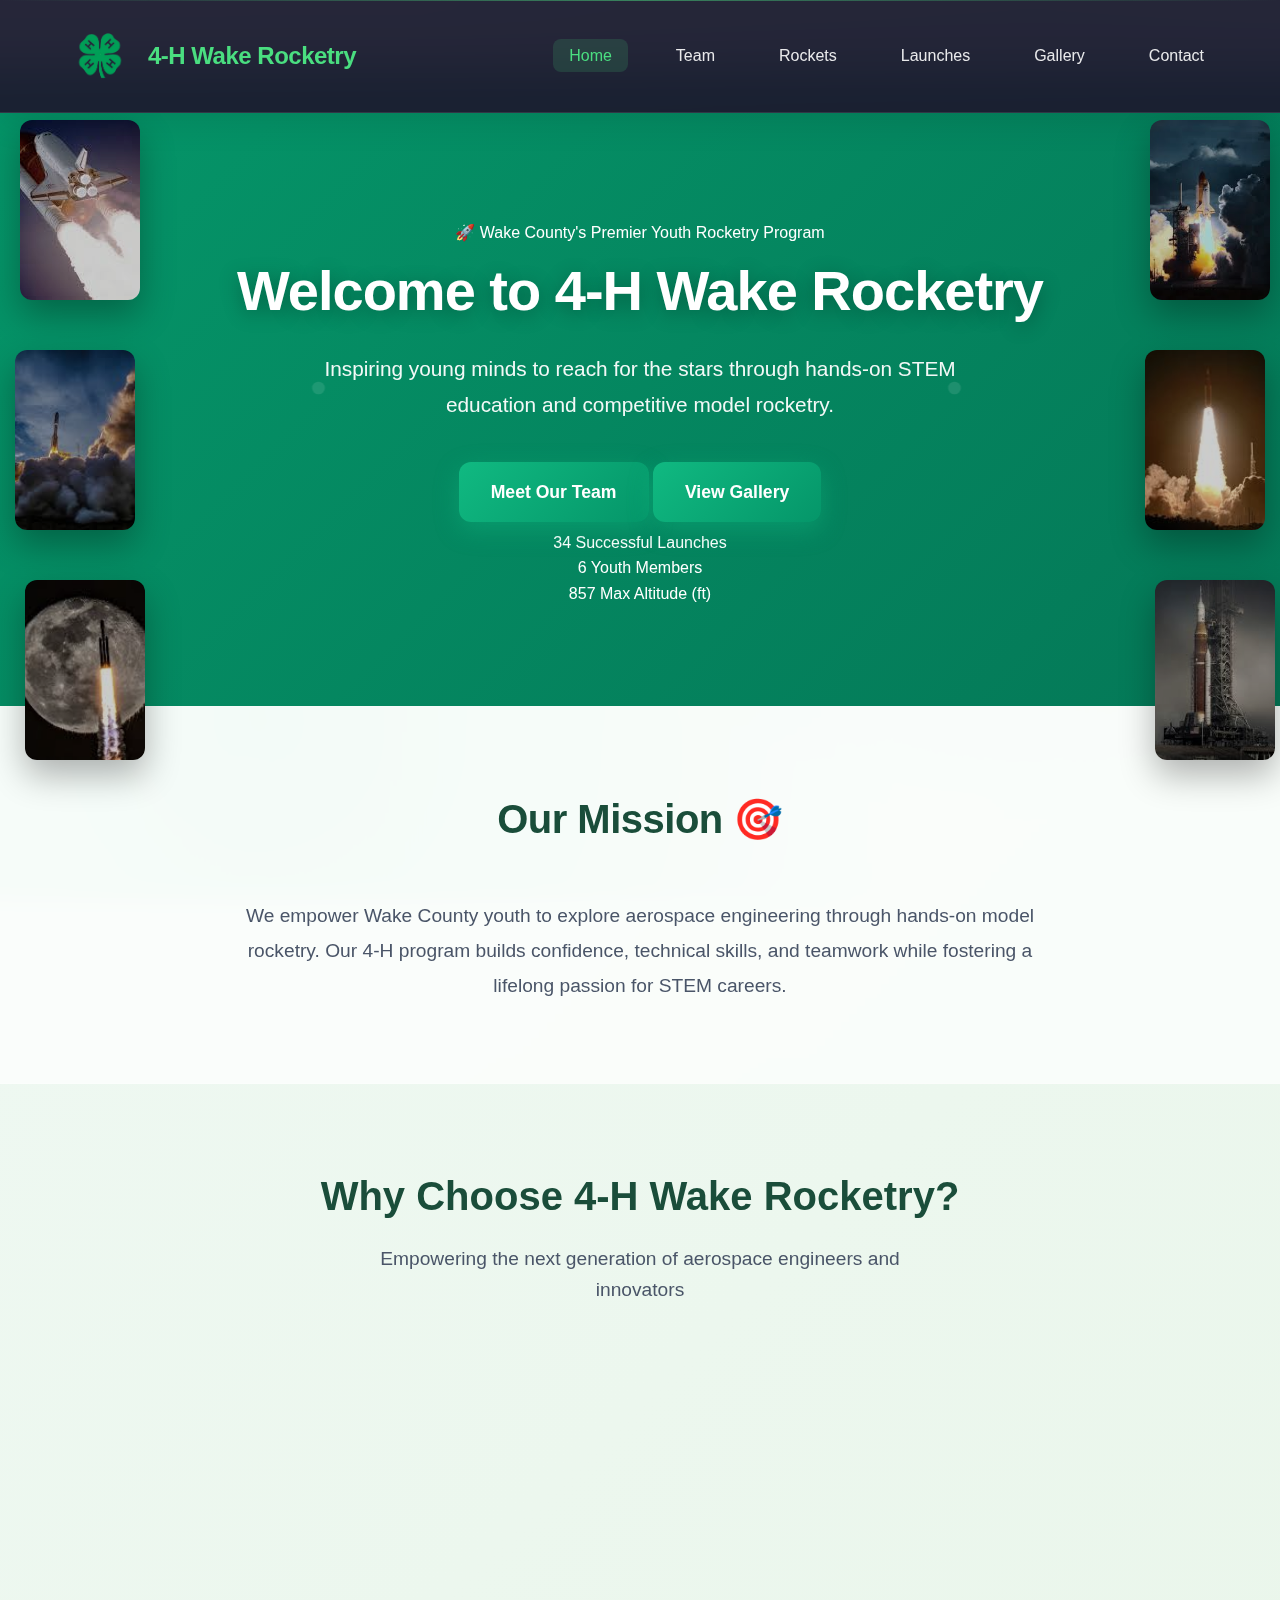
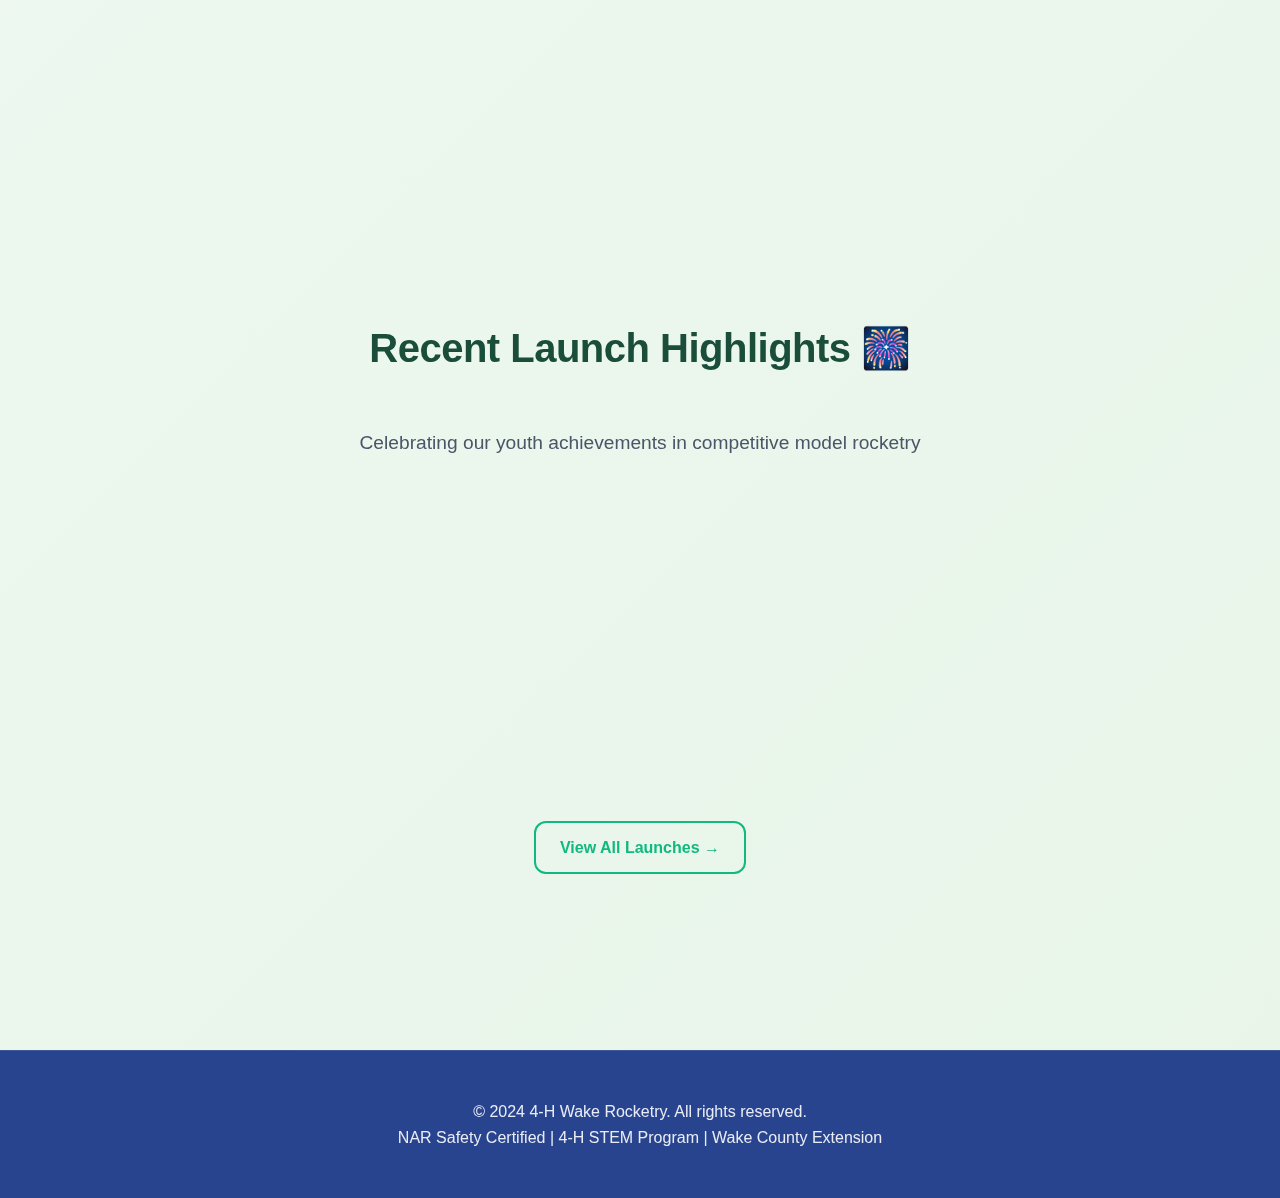
<file: index.html>
<!-- Master Code: 04739 -->

<!DOCTYPE html>
<html lang="en">
<head>
    <meta charset="UTF-8">
    <meta name="viewport" content="width=device-width, initial-scale=1.0">
    <title>4-H Wake Rocketry - Youth Model Rocketry Program</title>
    <link rel="stylesheet" href="CSS/styles.css">
</head>
<body>
    <div class="side-rockets left">
        <img src="Photos/rocket photos/images.jpg" alt="Rocket" class="rocket-photo">
        <img src="Photos/rocket photos/images (2).jpg" alt="Rocket" class="rocket-photo">
        <img src="Photos/rocket photos/images (5).jpg" alt="Rocket" class="rocket-photo">
    </div>
    <div class="side-rockets right">
        <img src="Photos/rocket photos/images (1).jpg" alt="Rocket" class="rocket-photo">
        <img src="Photos/rocket photos/images (3).jpg" alt="Rocket" class="rocket-photo">
        <img src="Photos/rocket photos/images (6).jpg" alt="Rocket" class="rocket-photo">
    </div>
    <nav class="navbar">
        <div class="nav-container">
            <div class="nav-logo">
                <img src="4h logo.png" alt="4-H Logo">
                4-H Wake Rocketry
            </div>
            <ul class="nav-menu">
                <li><a href="index.html" class="nav-link active">Home</a></li>
                <li><a href="Pages/team.html" class="nav-link">Team</a></li>
                <li><a href="Pages/rockets.html" class="nav-link">Rockets</a></li>
                <li><a href="Pages/launches.html" class="nav-link">Launches</a></li>
                <li><a href="Pages/gallery.html" class="nav-link">Gallery</a></li>
                <li><a href="Pages/contact.html" class="nav-link">Contact</a></li>
            </ul>
            <div class="hamburger">
                <span></span>
                <span></span>
                <span></span>
            </div>
        </div>
    </nav>

    <header class="hero">
        <div class="hero-particles"></div>  
        <div class="hero-content">
            <div class="hero-badge">🚀 Wake County's Premier Youth Rocketry Program</div>
            <h1>Welcome to <span class="higwhlight-text">4-H Wake Rocketry</span></h1>
            <p>Inspiring young minds to reach for the stars through hands-on STEM education and competitive model rocketry.</p>
            <div class="hero-buttons">
                <a href="Pages/team.html" class="cta-button primary">Meet Our Team</a>
                <a href="Pages/gallery.html" class="cta-button secondary">View Gallery</a>
            </div>
            <div class="hero-stats">
                <div class="stat-item">
                    <span class="stat-number">34</span>
                    <span class="stat-label">Successful Launches</span>
                </div>
                <div class="stat-item">
                    <span class="stat-number">6</span>
                    <span class="stat-label">Youth Members</span>
                </div>
                <div class="stat-item">
                    <span class="stat-number">857</span>
                    <span class="stat-label">Max Altitude (ft)</span>
                </div>
            </div>
        </div>
    </header>

    <main>
        <section class="mission">
            <div class="container">
                <h2>Our Mission 🎯</h2>
                <p>We empower Wake County youth to explore aerospace engineering through hands-on model rocketry. Our 4-H program builds confidence, technical skills, and teamwork while fostering a lifelong passion for STEM careers.</p>
            </div>
        </section>

        <section class="highlights">
            <div class="container">
                <div class="section-header">
                    <h2>Why Choose 4-H Wake Rocketry?</h2>
                    <p>Empowering the next generation of aerospace engineers and innovators</p>
                </div>
                <div class="highlight-grid">
                    <div class="highlight-card">
                        <div class="card-icon">🏆</div>
                        <h3>4-H Excellence</h3>
                        <p>Competing in state and national 4-H rocketry competitions with innovative designs and teamwork.</p>
                        <div class="card-footer">
                            <span class="card-stat">National Level Award</span>
                        </div>
                    </div>
                    <div class="highlight-card">
                        <div class="card-icon">🚀</div>
                        <h3>Youth Development</h3>
                        <p>Building leadership, problem-solving, and technical skills through aerospace engineering projects.</p>
                        <div class="card-footer">
                            <span class="card-stat">6 Active Members</span>
                        </div>
                    </div>
                    <div class="highlight-card">
                        <div class="card-icon">🛡️</div>
                        <h3>Safety & Mentorship</h3>
                        <p>Expert adult volunteers ensure safe operations while guiding youth in rocket science fundamentals.</p>
                        <div class="card-footer">
                            <span class="card-stat">100% Safety Record</span>
                        </div>
                    </div>
                </div>
            </div>
        </section>

        <section class="recent-launches">
            <div class="container">
                <div class="section-header">
                    <h2>Recent Launch Highlights 🎆</h2>
                    <p>Celebrating our youth achievements in competitive model rocketry</p>
                </div>
                <div class="launch-preview">
                    <div class="launch-item featured">
                        <div class="launch-icon">🏆</div>
                        <div class="launch-content">
                            <h4>State 4-H Championship Win</h4>
                            <p>Our team rocket "Green Thunder" achieved 2,847 feet and won first place in the high-power division at NC State Fair.</p>
                            <div class="launch-meta">
                                <span class="date">October 15, 2024</span>
                                <span class="achievement">1st Place</span>
                            </div>
                        </div>
                    </div>
                    <div class="launch-item">
                        <div class="launch-icon">🚀</div>
                        <div class="launch-content">
                            <h4>TARC Regional Qualifier</h4>
                            <p>Youth-built rocket carried raw egg payload to exactly 800 feet with perfect 45-second flight duration.</p>
                            <div class="launch-meta">
                                <span class="date">March 9, 2024</span>
                                <span class="achievement">Perfect Flight</span>
                            </div>
                        </div>
                    </div>
                </div>
                <a href="Pages/launches.html" class="view-all">View All Launches →</a>
            </div>
        </section>
    </main>

    <footer>
        <div class="container">
            <p>&copy; 2024 4-H Wake Rocketry. All rights reserved.</p>
            <p>NAR Safety Certified | 4-H STEM Program | Wake County Extension</p>
        </div>
    </footer>

    <script src="script.js"></script>
</body>
</html>
</file>
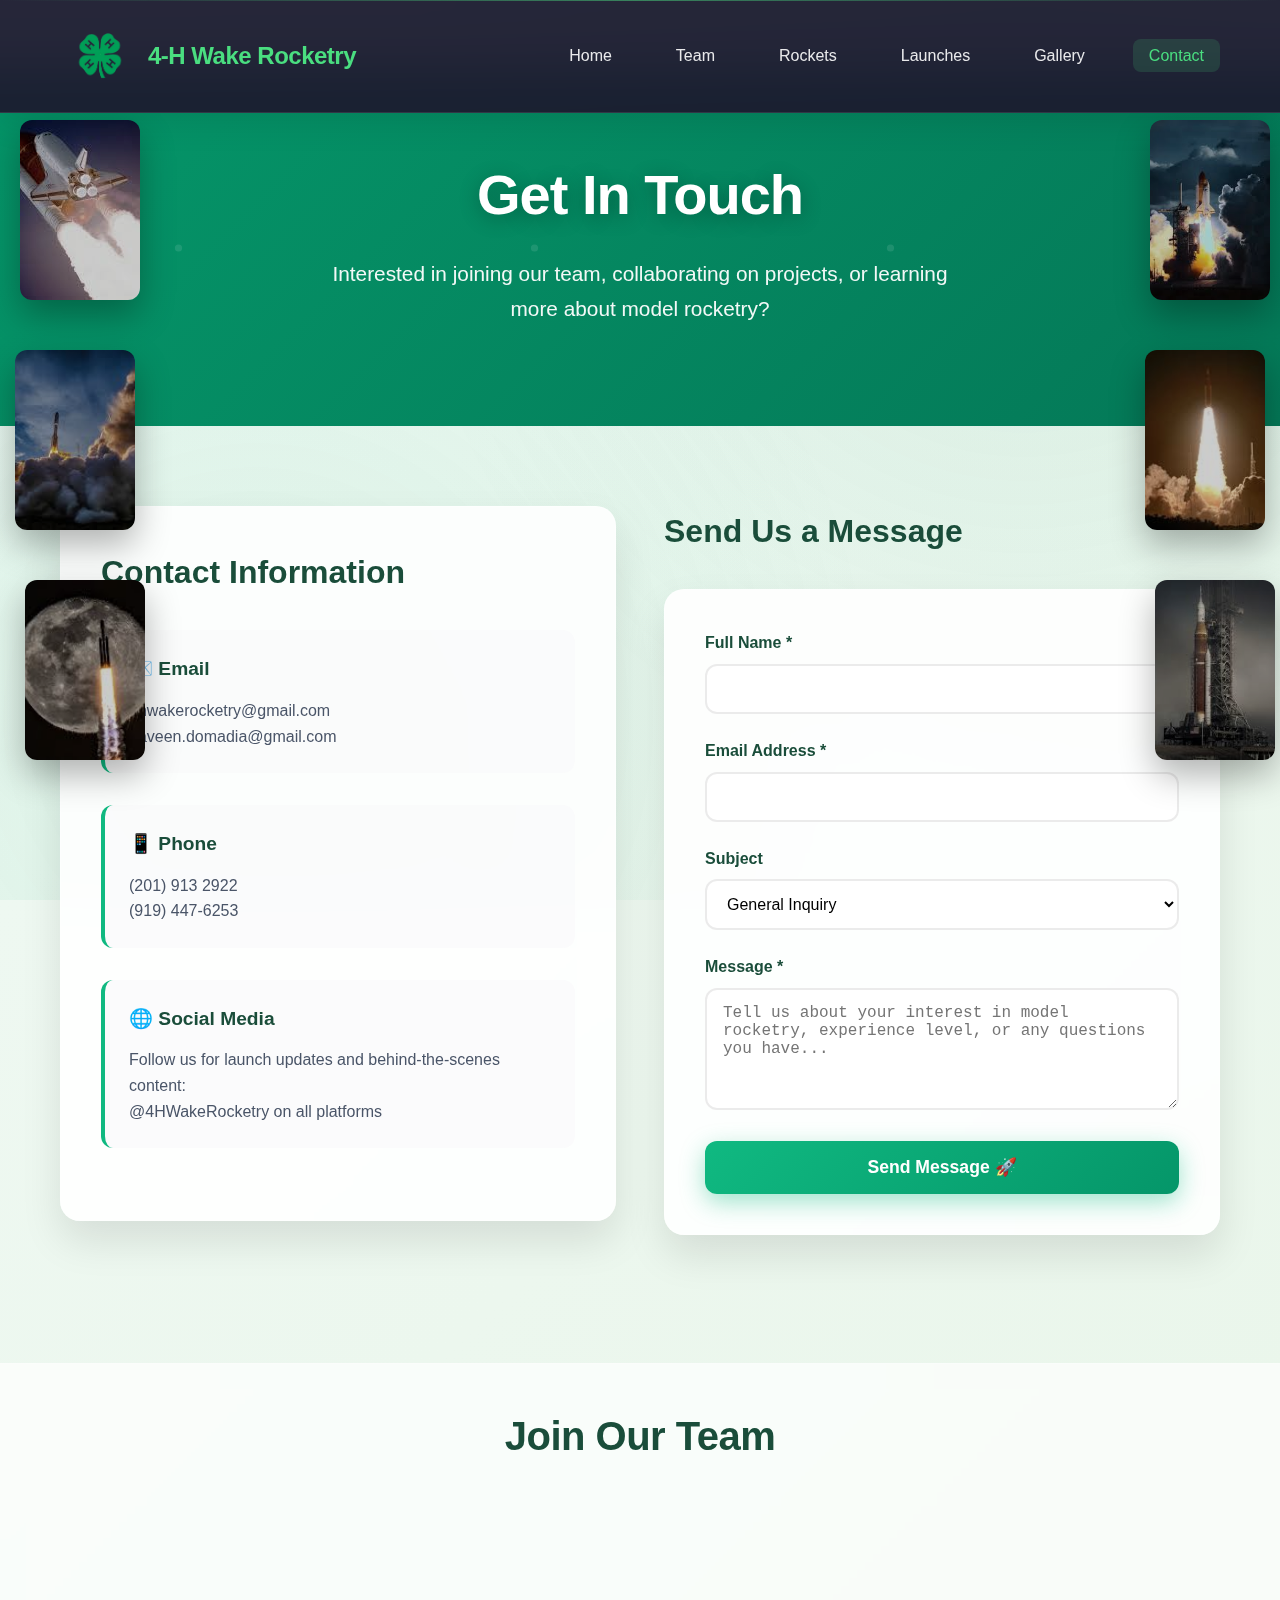
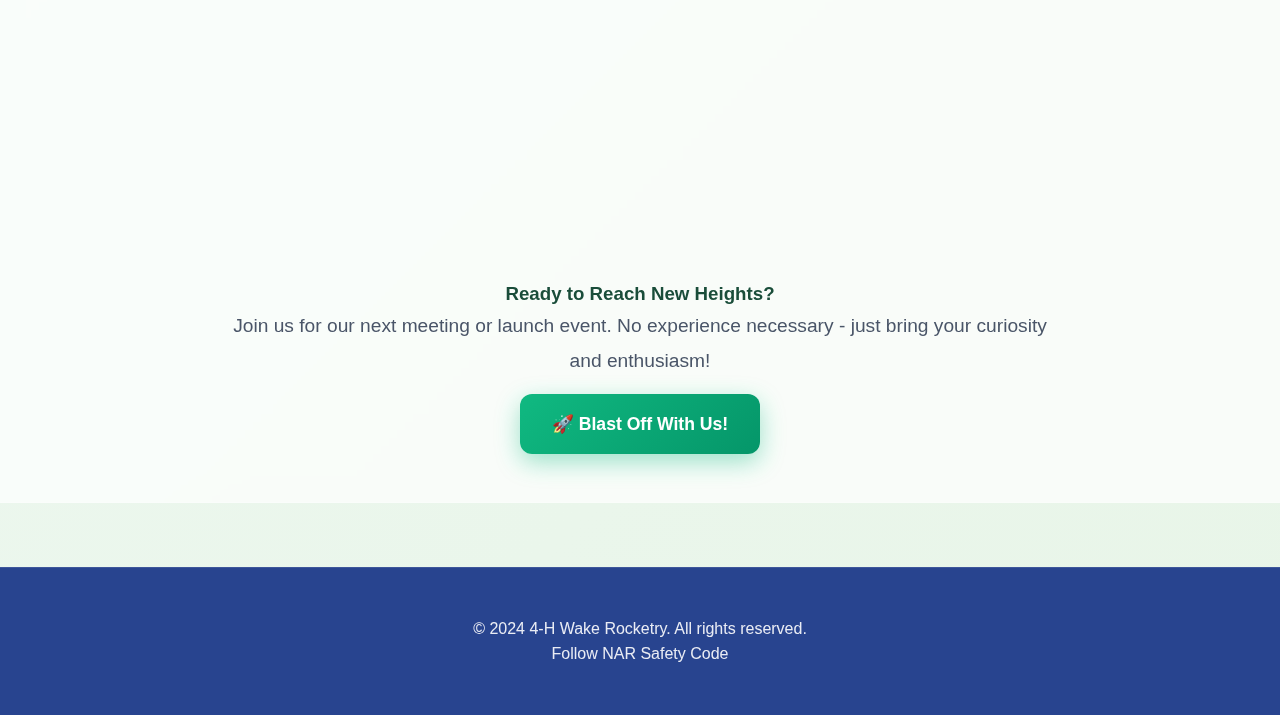
<file: contact.html>
<!DOCTYPE html>
<html lang="en">
<head>
    <meta charset="UTF-8">
    <meta name="viewport" content="width=device-width, initial-scale=1.0">
    <title>Contact Us - 4-H Wake Rocketry</title>
    <link rel="stylesheet" href="styles.css">
</head>
<body>
    <div class="side-rockets left">
        <img src="rocket photos/images.jpg" alt="Rocket" class="rocket-photo">
        <img src="rocket photos/images (2).jpg" alt="Rocket" class="rocket-photo">
        <img src="rocket photos/images (5).jpg" alt="Rocket" class="rocket-photo">
    </div>
    <div class="side-rockets right">
        <img src="rocket photos/images (1).jpg" alt="Rocket" class="rocket-photo">
        <img src="rocket photos/images (3).jpg" alt="Rocket" class="rocket-photo">
        <img src="rocket photos/images (6).jpg" alt="Rocket" class="rocket-photo">
    </div>
    <nav class="navbar">
        <div class="nav-container">
            <div class="nav-logo">
                <img src="4h logo.png" alt="4-H Logo">
                4-H Wake Rocketry
            </div>
            <ul class="nav-menu">
                <li><a href="index.html" class="nav-link">Home</a></li>
                <li><a href="team.html" class="nav-link">Team</a></li>
                <li><a href="rockets.html" class="nav-link">Rockets</a></li>
                <li><a href="launches.html" class="nav-link">Launches</a></li>
                <li><a href="gallery.html" class="nav-link">Gallery</a></li>
                <li><a href="contact.html" class="nav-link active">Contact</a></li>
            </ul>
            <div class="hamburger">
                <span></span>
                <span></span>
                <span></span>
            </div>
        </div>
    </nav>

    <main style="margin-top: 70px;">
        <section class="hero" style="padding: 80px 20px 60px;">
            <div class="hero-content">
                <h1>Get In Touch</h1>
                <p>Interested in joining our team, collaborating on projects, or learning more about model rocketry?</p>
            </div>
        </section>

        <section class="contact-section">
            <div class="container">
                <div class="contact-grid">
                    <div class="contact-info">
                        <h2>Contact Information</h2>
                        <div class="contact-item">
                            <h4>📧 Email</h4>
                            <p>4hwakerocketry@gmail.com<br>
                            naveen.domadia@gmail.com</p>
                        </div>
                        <div class="contact-item">
                            <h4>📱 Phone</h4>
                            <p>(201) 913 2922<br>
                            (919) 447-6253</p>
                        </div>
                        <div class="contact-item">
                            <h4>🌐 Social Media</h4>
                            <p>Follow us for launch updates and behind-the-scenes content:<br>
                            @4HWakeRocketry on all platforms</p>
                        </div>
                    </div>

                    <div class="form-container">
                        <h2>Send Us a Message</h2>
                        <form class="contact-form" onsubmit="handleSubmit(event)">
                            <div class="form-group">
                                <label for="name">Full Name *</label>
                                <input type="text" id="name" name="name" required>
                            </div>
                            <div class="form-group">
                                <label for="email">Email Address *</label>
                                <input type="email" id="email" name="email" required>
                            </div>
                            <div class="form-group">
                                <label for="subject">Subject</label>
                                <select id="subject" name="subject">
                                    <option value="general">General Inquiry</option>
                                    <option value="join">Join the Team</option>
                                    <option value="collaboration">Collaboration</option>
                                    <option value="outreach">Outreach Event</option>
                                    <option value="technical">Technical Question</option>
                                </select>
                            </div>
                            <div class="form-group">
                                <label for="message">Message *</label>
                                <textarea id="message" name="message" rows="5" required placeholder="Tell us about your interest in model rocketry, experience level, or any questions you have..."></textarea>
                            </div>
                            <button type="submit" class="submit-btn">Send Message 🚀</button>
                        </form>
                    </div>
                </div>
            </div>
        </section>

        <section class="mission" style="padding: 40px 0;">
            <div class="container">
                <h2>Join Our Team</h2>
                <div class="highlight-grid">
                    <div class="highlight-card">
                        <h3>🎓 Students Welcome</h3>
                        <p>All skill levels and majors welcome! We provide training and mentorship for beginners interested in aerospace engineering.</p>
                    </div>
                    <div class="highlight-card">
                        <h3>🔧 Skills Needed</h3>
                        <p>Engineering, design, electronics, programming, project management, safety coordination, and outreach coordination.</p>
                    </div>
                    <div class="highlight-card">
                        <h3>⏰ Time Commitment</h3>
                        <p>Regular meetings twice weekly, plus launch events and competitions. Flexible schedule for busy students.</p>
                    </div>
                </div>
                
                <div style="text-align: center; margin-top: 2rem;">
                    <h3>Ready to Reach New Heights?</h3>
                    <p>Join us for our next meeting or launch event. No experience necessary - just bring your curiosity and enthusiasm!</p>
                    <a href="mailto:info@4hwake.rocketry.org?subject=Join%20the%20Team" class="cta-button" style="margin-top: 1rem;">🚀 Blast Off With Us!</a>
                </div>
            </div>
        </section>
    </main>

    <footer>
        <div class="container">
            <p>&copy; 2024 4-H Wake Rocketry. All rights reserved.</p>
            <p>Follow NAR Safety Code</p>
        </div>
    </footer>

    <script src="script.js"></script>
</body>
</html>
</file>
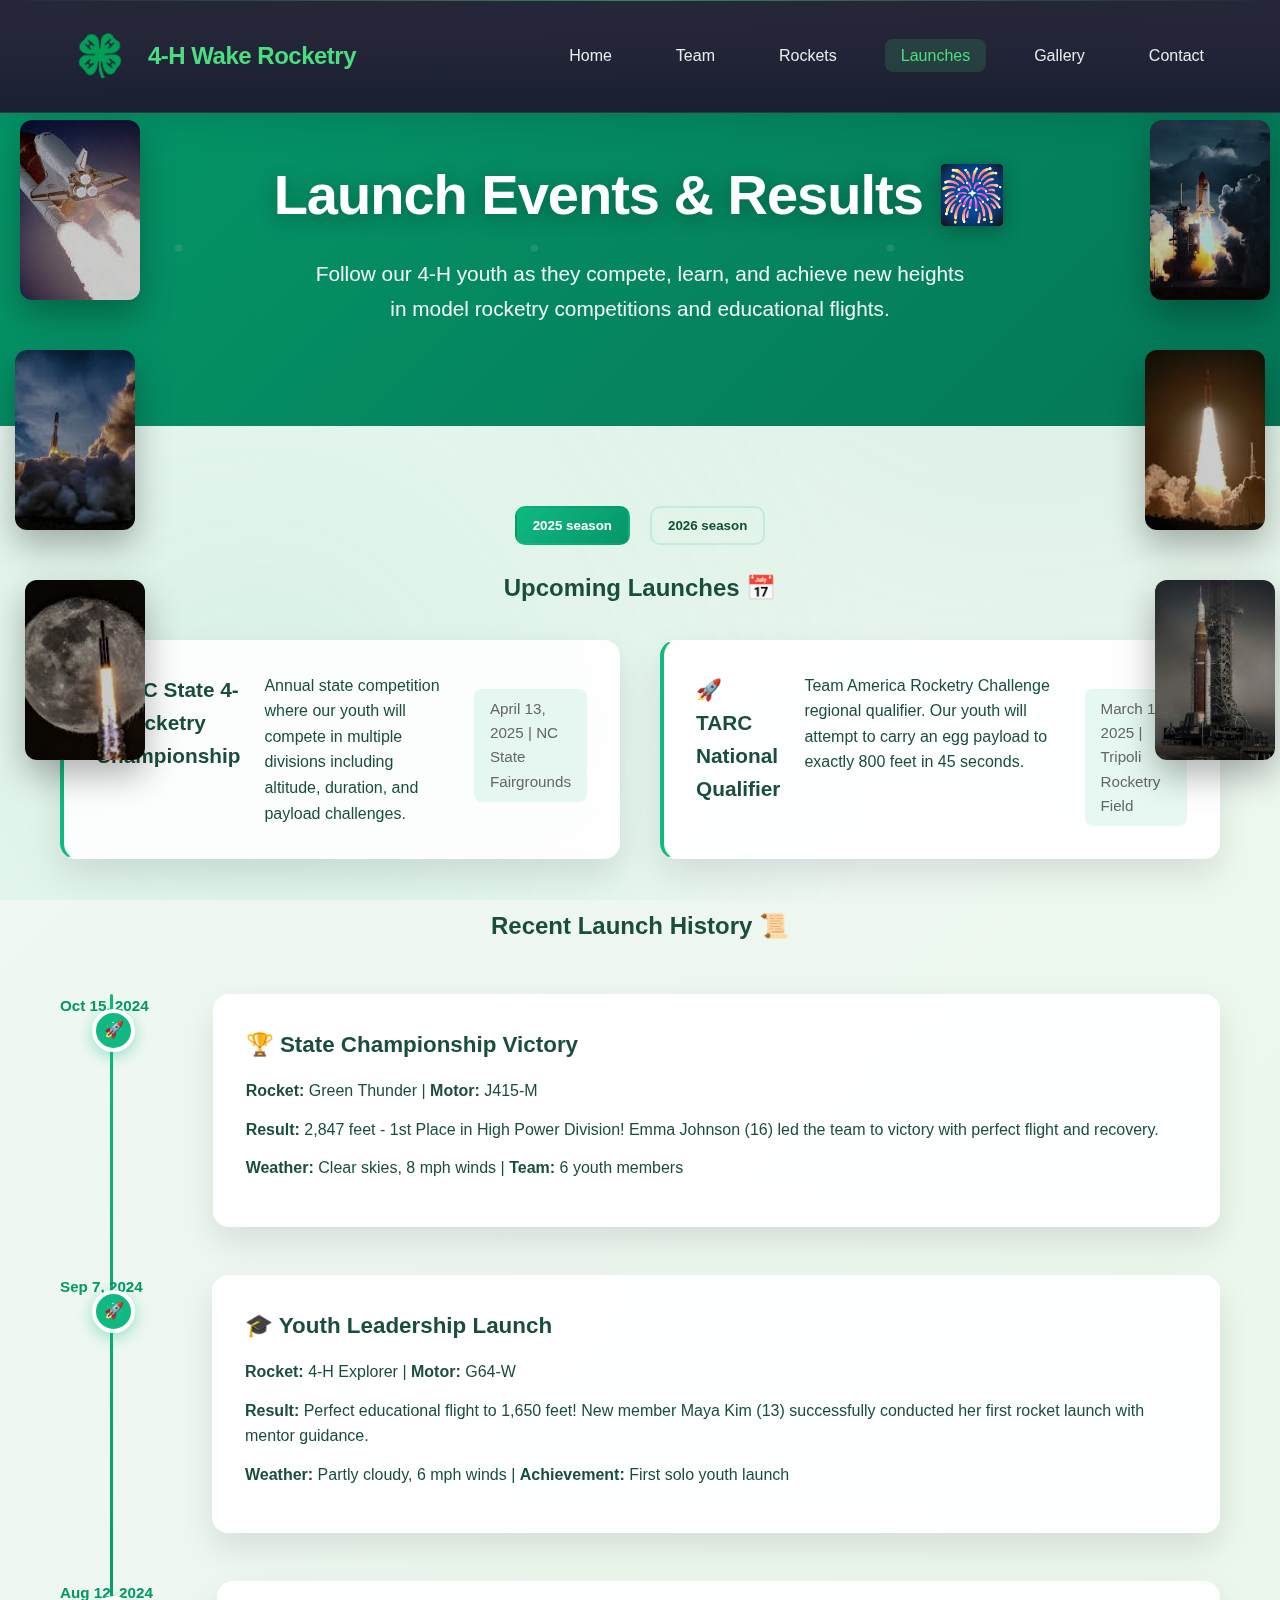
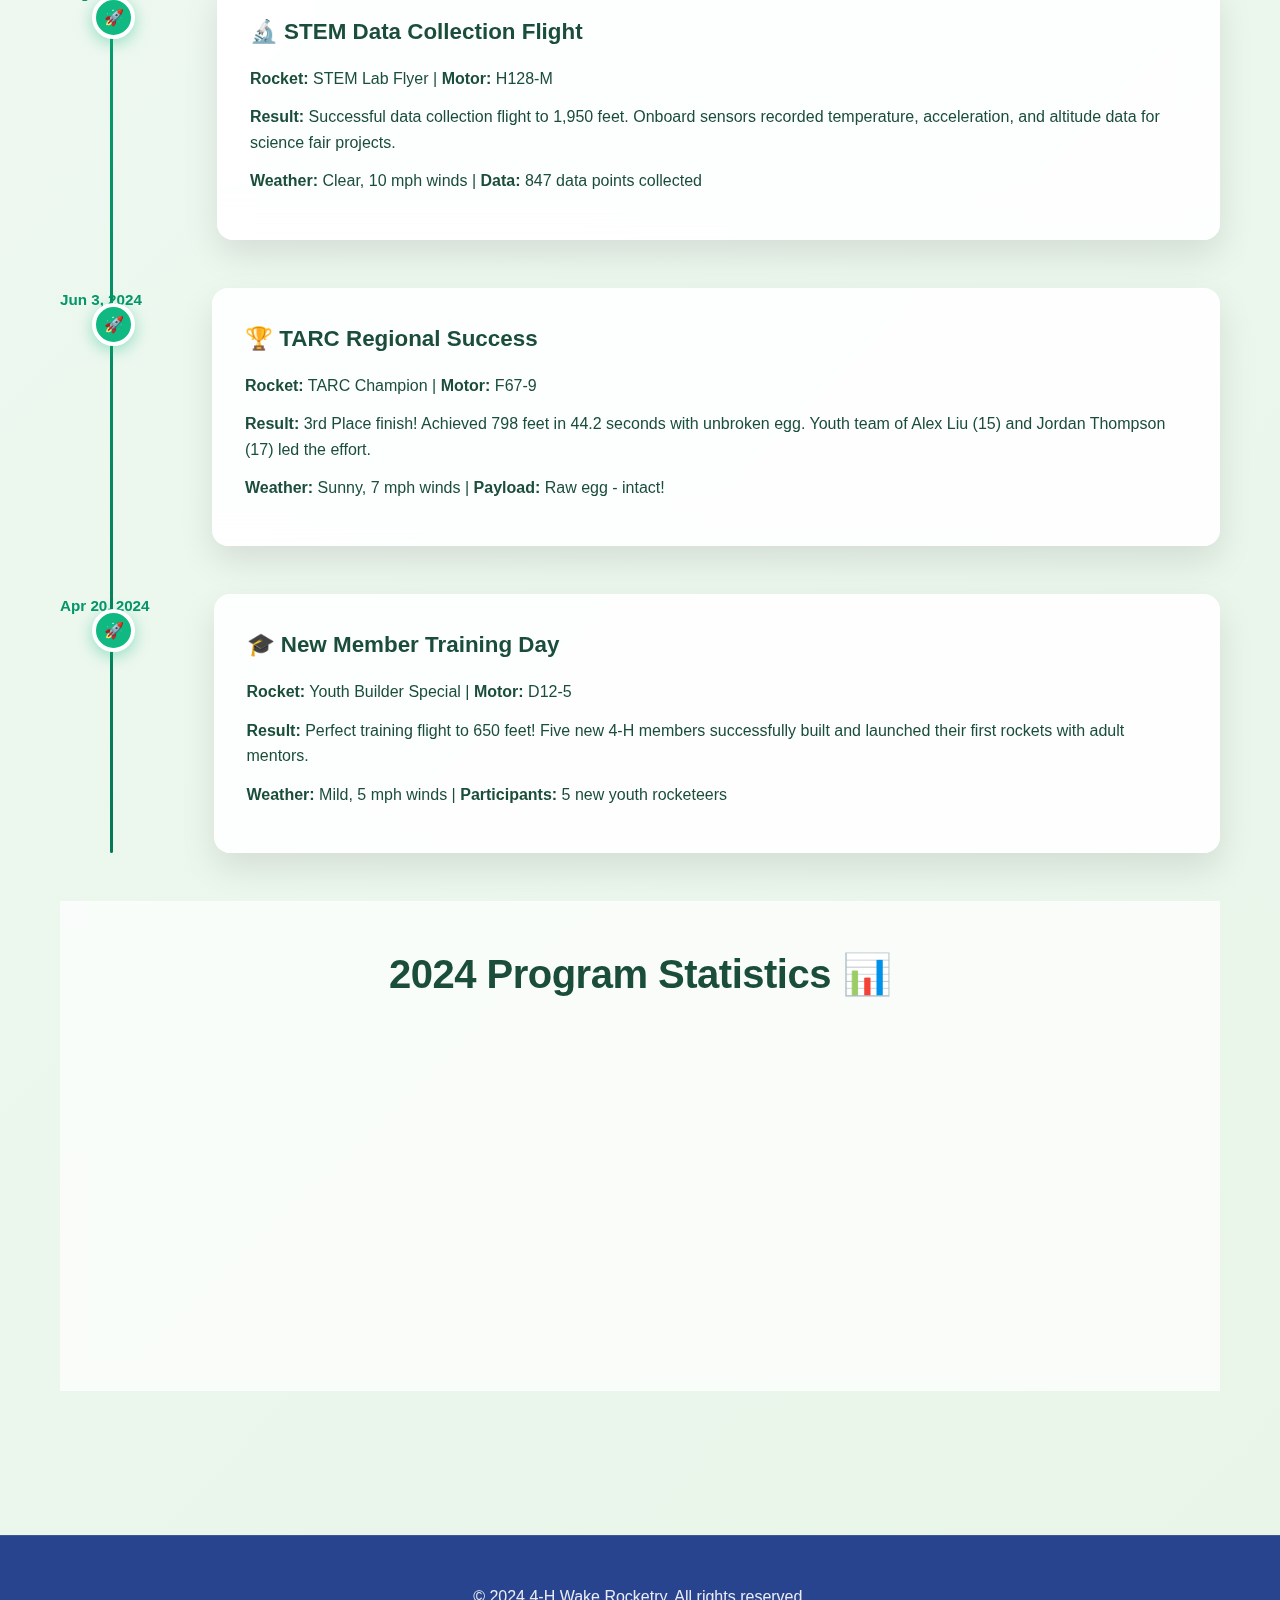
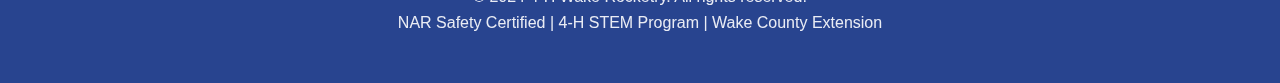
<file: launches.html>
<!DOCTYPE html>
<html lang="en">
<head>
    <meta charset="UTF-8">
    <meta name="viewport" content="width=device-width, initial-scale=1.0">
    <title>Launch Events - 4-H Wake Rocketry</title>
    <link rel="stylesheet" href="styles.css">
</head>
<body>
    <div class="side-rockets left">
        <img src="rocket photos/images.jpg" alt="Rocket" class="rocket-photo">
        <img src="rocket photos/images (2).jpg" alt="Rocket" class="rocket-photo">
        <img src="rocket photos/images (5).jpg" alt="Rocket" class="rocket-photo">
    </div>
    <div class="side-rockets right">
        <img src="rocket photos/images (1).jpg" alt="Rocket" class="rocket-photo">
        <img src="rocket photos/images (3).jpg" alt="Rocket" class="rocket-photo">
        <img src="rocket photos/images (6).jpg" alt="Rocket" class="rocket-photo">
    </div>
    <nav class="navbar">
        <div class="nav-container">
            <div class="nav-logo">
                <img src="4h logo.png" alt="4-H Logo">
                4-H Wake Rocketry
            </div>
            <ul class="nav-menu">
                <li><a href="index.html" class="nav-link">Home</a></li>
                <li><a href="team.html" class="nav-link">Team</a></li>
                <li><a href="rockets.html" class="nav-link">Rockets</a></li>
                <li><a href="launches.html" class="nav-link active">Launches</a></li>
                <li><a href="gallery.html" class="nav-link">Gallery</a></li>
                <li><a href="contact.html" class="nav-link">Contact</a></li>
            </ul>
            <div class="hamburger">
                <span></span>
                <span></span>
                <span></span>
            </div>
        </div>
    </nav>

    <main style="margin-top: 70px;">
        <section class="hero" style="padding: 80px 20px 60px;">
            <div class="hero-content">
                <h1>Launch Events & Results 🎆</h1>
                <p>Follow our 4-H youth as they compete, learn, and achieve new heights in model rocketry competitions and educational flights.</p>
            </div>
        </section>

        <section class="launches-section">
            <div class="container" data-current-season="2025">
                <div class="season-controls">
                    <button class="season-btn active" data-season="2025">2025 season</button>
                    <button class="season-btn" data-season="2026">2026 season</button>
                </div>

                <!-- 2025 season content -->
                <div class="season-content" data-season="2025">
                    <h2 style="text-align: center; margin-bottom: 2rem;">Upcoming Launches 📅</h2>
                    <div class="launch-preview" style="margin-bottom: 3rem;">
                        <div class="launch-item">
                            <h4>🏆 NC State 4-H Rocketry Championship</h4>
                            <p>Annual state competition where our youth will compete in multiple divisions including altitude, duration, and payload challenges.</p>
                            <span class="date">April 13, 2025 | NC State Fairgrounds</span>
                        </div>
                        <div class="launch-item">
                            <h4>🚀 TARC National Qualifier</h4>
                            <p>Team America Rocketry Challenge regional qualifier. Our youth will attempt to carry an egg payload to exactly 800 feet in 45 seconds.</p>
                            <span class="date">March 15, 2025 | Tripoli Rocketry Field</span>
                        </div>
                    </div>

                    <h2 style="text-align: center; margin-bottom: 2rem;">Recent Launch History 📜</h2>
                    <div class="launch-timeline">
                        <div class="launch-event">
                            <div class="launch-date">Oct 15, 2024</div>
                            <div class="launch-details">
                                <h3>🏆 State Championship Victory</h3>
                                <p><strong>Rocket:</strong> Green Thunder | <strong>Motor:</strong> J415-M</p>
                                <p><strong>Result:</strong> 2,847 feet - 1st Place in High Power Division! Emma Johnson (16) led the team to victory with perfect flight and recovery.</p>
                                <p><strong>Weather:</strong> Clear skies, 8 mph winds | <strong>Team:</strong> 6 youth members</p>
                            </div>
                        </div>

                        <div class="launch-event">
                            <div class="launch-date">Sep 7, 2024</div>
                            <div class="launch-details">
                                <h3>🎓 Youth Leadership Launch</h3>
                                <p><strong>Rocket:</strong> 4-H Explorer | <strong>Motor:</strong> G64-W</p>
                                <p><strong>Result:</strong> Perfect educational flight to 1,650 feet! New member Maya Kim (13) successfully conducted her first rocket launch with mentor guidance.</p>
                                <p><strong>Weather:</strong> Partly cloudy, 6 mph winds | <strong>Achievement:</strong> First solo youth launch</p>
                            </div>
                        </div>

                        <div class="launch-event">
                            <div class="launch-date">Aug 12, 2024</div>
                            <div class="launch-details">
                                <h3>🔬 STEM Data Collection Flight</h3>
                                <p><strong>Rocket:</strong> STEM Lab Flyer | <strong>Motor:</strong> H128-M</p>
                                <p><strong>Result:</strong> Successful data collection flight to 1,950 feet. Onboard sensors recorded temperature, acceleration, and altitude data for science fair projects.</p>
                                <p><strong>Weather:</strong> Clear, 10 mph winds | <strong>Data:</strong> 847 data points collected</p>
                            </div>
                        </div>

                        <div class="launch-event">
                            <div class="launch-date">Jun 3, 2024</div>
                            <div class="launch-details">
                                <h3>🏆 TARC Regional Success</h3>
                                <p><strong>Rocket:</strong> TARC Champion | <strong>Motor:</strong> F67-9</p>
                                <p><strong>Result:</strong> 3rd Place finish! Achieved 798 feet in 44.2 seconds with unbroken egg. Youth team of Alex Liu (15) and Jordan Thompson (17) led the effort.</p>
                                <p><strong>Weather:</strong> Sunny, 7 mph winds | <strong>Payload:</strong> Raw egg - intact!</p>
                            </div>
                        </div>

                        <div class="launch-event">
                            <div class="launch-date">Apr 20, 2024</div>
                            <div class="launch-details">
                                <h3>🎓 New Member Training Day</h3>
                                <p><strong>Rocket:</strong> Youth Builder Special | <strong>Motor:</strong> D12-5</p>
                                <p><strong>Result:</strong> Perfect training flight to 650 feet! Five new 4-H members successfully built and launched their first rockets with adult mentors.</p>
                                <p><strong>Weather:</strong> Mild, 5 mph winds | <strong>Participants:</strong> 5 new youth rocketeers</p>
                            </div>
                        </div>
                    </div>

                    <!-- Season statistics (2025) -->
                    <section class="mission" style="padding: 40px 0;">
                        <div class="container">
                            <h2>2024 Program Statistics 📊</h2>
                            <div class="highlight-grid">
                                <div class="highlight-card">
                                    <h3>🚀 Flight Statistics</h3>
                                    <p><strong>Total Flights:</strong> 34<br>
                                    <strong>Success Rate:</strong> 97%<br>
                                    <strong>Max Altitude:</strong> 2,847 ft<br>
                                    <strong>Youth Pilots:</strong> 12</p>
                                </div>
                                <div class="highlight-card">
                                    <h3>🏆 Highlight Ach</h3>
                                    <p><strong>State Championships:</strong> 1st Place<br>
                                    <strong>TARC Regional:</strong> 3rd Place<br>
                                    <strong>New Members Trained:</strong> 8<br>
                                    <strong>Perfect Egg Flights:</strong> 15</p>
                                </div>
                            </div>
                        </div>
                    </section>
                </div>

                <!-- 2026 season content (currently same as 2025; edit inside this block to change 2026 data) -->
                <div class="season-content" data-season="2026" style="display:none;">
                    <h2 style="text-align: center; margin-bottom: 2rem;">Upcoming Launches 📅</h2>
                    <div class="launch-preview" style="margin-bottom: 3rem;">
                        <div class="launch-item">
                            <h4>🏆 NC State 4-H Rocketry Championship</h4>
                            <p>Annual state competition where our youth will compete in multiple divisions including altitude, duration, and payload challenges.</p>
                            <span class="date">April 13, 2025 | NC State Fairgrounds</span>
                        </div>
                        <div class="launch-item">
                            <h4>🚀 TARC National Qualifier</h4>
                            <p>Team America Rocketry Challenge regional qualifier. Our youth will attempt to carry an egg payload to exactly 800 feet in 45 seconds.</p>
                            <span class="date">March 15, 2025 | Tripoli Rocketry Field</span>
                        </div>
                    </div>

                    <h2 style="text-align: center; margin-bottom: 2rem;">Recent Launch History 📜</h2>
                    <div class="launch-timeline">
                        <div class="launch-event">
                            <div class="launch-date">Oct 15, 2024</div>
                            <div class="launch-details">
                                <h3>🏆 State Championship Victory</h3>
                                <p><strong>Rocket:</strong> Green Thunder | <strong>Motor:</strong> J415-M</p>
                                <p><strong>Result:</strong> 2,847 feet - 1st Place in High Power Division! Emma Johnson (16) led the team to victory with perfect flight and recovery.</p>
                                <p><strong>Weather:</strong> Clear skies, 8 mph winds | <strong>Team:</strong> 6 youth members</p>
                            </div>
                        </div>

                        <div class="launch-event">
                            <div class="launch-date">Sep 7, 2024</div>
                            <div class="launch-details">
                                <h3>🎓 Youth Leadership Launch</h3>
                                <p><strong>Rocket:</strong> 4-H Explorer | <strong>Motor:</strong> G64-W</p>
                                <p><strong>Result:</strong> Perfect educational flight to 1,650 feet! New member Maya Kim (13) successfully conducted her first rocket launch with mentor guidance.</p>
                                <p><strong>Weather:</strong> Partly cloudy, 6 mph winds | <strong>Achievement:</strong> First solo youth launch</p>
                            </div>
                        </div>

                        <div class="launch-event">
                            <div class="launch-date">Aug 12, 2024</div>
                            <div class="launch-details">
                                <h3>🔬 STEM Data Collection Flight</h3>
                                <p><strong>Rocket:</strong> STEM Lab Flyer | <strong>Motor:</strong> H128-M</p>
                                <p><strong>Result:</strong> Successful data collection flight to 1,950 feet. Onboard sensors recorded temperature, acceleration, and altitude data for science fair projects.</p>
                                <p><strong>Weather:</strong> Clear, 10 mph winds | <strong>Data:</strong> 847 data points collected</p>
                            </div>
                        </div>

                        <div class="launch-event">
                            <div class="launch-date">Jun 3, 2024</div>
                            <div class="launch-details">
                                <h3>🏆 TARC Regional Success</h3>
                                <p><strong>Rocket:</strong> TARC Champion | <strong>Motor:</strong> F67-9</p>
                                <p><strong>Result:</strong> 3rd Place finish! Achieved 798 feet in 44.2 seconds with unbroken egg. Youth team of Alex Liu (15) and Jordan Thompson (17) led the effort.</p>
                                <p><strong>Weather:</strong> Sunny, 7 mph winds | <strong>Payload:</strong> Raw egg - intact!</p>
                            </div>
                        </div>

                        <div class="launch-event">
                            <div class="launch-date">Apr 20, 2024</div>
                            <div class="launch-details">
                                <h3>🎓 New Member Training Day</h3>
                                <p><strong>Rocket:</strong> Youth Builder Special | <strong>Motor:</strong> D12-5</p>
                                <p><strong>Result:</strong> Perfect training flight to 650 feet! Five new 4-H members successfully built and launched their first rockets with adult mentors.</p>
                                <p><strong>Weather:</strong> Mild, 5 mph winds | <strong>Participants:</strong> 5 new youth rocketeers</p>
                            </div>
                        </div>
                    </div>

                    <!-- Season statistics (2026) -->
                    <section class="mission" style="padding: 40px 0;">
                        <div class="container">
                            <h2>2024 Program Statistics 📊</h2>
                            <div class="highlight-grid">
                                <div class="highlight-card">
                                    <h3>🚀 Flight Statistics</h3>
                                    <p><strong>Total Flights:</strong> 34<br>
                                    <strong>Success Rate:</strong> 97%<br>
                                    <strong>Max Altitude:</strong> 2,847 ft<br>
                                    <strong>Youth Pilots:</strong> 12</p>
                                </div>
                                <div class="highlight-card">
                                    <h3>🏆 Highlight Ach</h3>
                                    <p><strong>State Championships:</strong> 1st Place<br>
                                    <strong>TARC Regional:</strong> 3rd Place<br>
                                    <strong>New Members Trained:</strong> 8<br>
                                    <strong>Perfect Egg Flights:</strong> 15</p>
                                </div>
                            </div>
                        </div>
                    </section>
                </div>
            </div>
        </section>

        
    </main>

    <footer>
        <div class="container">
            <p>&copy; 2024 4-H Wake Rocketry. All rights reserved.</p>
            <p>NAR Safety Certified | 4-H STEM Program | Wake County Extension</p>
        </div>
    </footer>

    <script src="script.js"></script>
</body>
</html>
</file>
<file: CSS/styles.css>
* {
    margin: 0;
    padding: 0;
    box-sizing: border-box;
}

body {
    font-family: 'Inter', -apple-system, BlinkMacSystemFont, 'Segoe UI', Roboto, sans-serif;
    line-height: 1.6;
    color: #1a4d3a;
    background: linear-gradient(135deg, #f0f9f4 0%, #e8f5e8 100%);
    min-height: 100vh;
    overflow-x: hidden;
}

body::before {
    content: '';
    position: fixed;
    top: 0;
    left: 0;
    width: 100%;
    height: 100%;
    background: radial-gradient(circle at 20% 80%, rgba(16, 185, 129, 0.1) 0%, transparent 50%),
                radial-gradient(circle at 80% 20%, rgba(5, 150, 105, 0.1) 0%, transparent 50%);
    pointer-events: none;
    z-index: -1;
}

.side-rockets {
    position: fixed;
    top: 0;
    width: 150px;
    height: 100vh;
    pointer-events: none;
    z-index: 1;
    opacity: 1.0;
}

.side-rockets.left {
    left: 0;
}

.side-rockets.right {
    right: 0;
}

.rocket-photo {
    position: absolute;
    width: 120px;
    height: 180px;
    border-radius: 12px;
    box-shadow: 0 15px 35px rgba(0,0,0,0.3);
    object-fit: cover;
    filter: grayscale(20%) brightness(0.8);
    transition: all 0.3s ease;
    opacity: 1 !important;
    visibility: visible !important;
    display: block !important;
}

.rocket-photo:nth-child(1) {
    top: 120px;
    left: 20px;
    animation: float1 8s ease-in-out infinite;
}

.rocket-photo:nth-child(2) {
    top: 350px;
    left: 15px;
    animation: float2 10s ease-in-out infinite;
}

.rocket-photo:nth-child(3) {
    top: 580px;
    left: 25px;
    animation: float3 12s ease-in-out infinite;
}

.rocket-photo:nth-child(4) {
    top: 120px;
    right: 25px;
    animation: float1 9s ease-in-out infinite;
}

.rocket-photo:nth-child(5) {
    top: 350px;
    right: 15px;
    animation: float2 11s ease-in-out infinite;
}

.rocket-photo:nth-child(6) {
    top: 580px;
    right: 20px;
    animation: float3 13s ease-in-out infinite;
}

@keyframes float1 {
    0%, 100% { transform: translateY(0px) rotate(2deg); }
    50% { transform: translateY(-15px) rotate(-2deg); }
}

@keyframes float2 {
    0%, 100% { transform: translateY(0px) rotate(-1deg); }
    50% { transform: translateY(-20px) rotate(1deg); }
}

@keyframes float3 {
    0%, 100% { transform: translateY(0px) rotate(1deg); }
    50% { transform: translateY(-10px) rotate(-1deg); }
}

.container {
    max-width: 1200px;
    margin: 0 auto;
    padding: 0 20px;
}

/* Navigation */
.navbar {
    background: rgba(26, 26, 46, 0.95);
    backdrop-filter: blur(25px);    
    border-bottom: 1px solid rgba(255, 255, 255, 0.1);
    padding: 1rem 0;
    position: fixed;
    width: 100%;
    top: 0;
    z-index: 1000;
    transition: all 0.3s ease;
    box-shadow: 0 8px 32px rgba(0,0,0,0.1);
}

.navbar::before {
    content: '';
    position: absolute;
    top: 0;
    left: 0;
    right: 0;
    height: 1px;
    background: linear-gradient(90deg, transparent, rgba(74, 222, 128, 0.5), transparent);
}

.nav-container {
    max-width: 1200px;
    margin: 0 auto;
    padding: 0 20px;
    display: flex;
    justify-content: space-between;
    align-items: center;
}

.nav-logo {
    color: #4ade80;
    font-size: 1.5rem;
    font-weight: 700;
    letter-spacing: -0.5px;
    display: flex;
    align-items: center;
    gap: 0.5rem;
}

.nav-logo img {
    width: 80px;
    height: 80px;
    object-fit: contain;
}

.nav-menu {
    display: flex;
    list-style: none;
    gap: 2rem;
}

.nav-link {
    color: rgba(255, 255, 255, 0.9);
    text-decoration: none;
    font-weight: 500;
    padding: 0.5rem 1rem;
    border-radius: 8px;
    transition: all 0.3s ease;
}

.nav-link:hover {
    color: #4ade80;
    background: rgba(74, 222, 128, 0.1);
}

.nav-link.active {
    color: #4ade80;
    background: rgba(74, 222, 128, 0.15);
}

.hamburger {
    display: none;
    flex-direction: column;
    cursor: pointer;
}

.hamburger span {
    width: 25px;
    height: 3px;
    background: white;
    margin: 3px 0;
    transition: 0.3s;
    border-radius: 2px;
}

.hamburger.active span:nth-child(1) {
    transform: rotate(-45deg) translate(-5px, 6px);
}

.hamburger.active span:nth-child(2) {
    opacity: 0;
}

.hamburger.active span:nth-child(3) {
    transform: rotate(45deg) translate(-5px, -6px);
}

/* Hero Section */
.hero {
    background: linear-gradient(135deg, #059669 0%, #047857 100%);
    color: white;
    text-align: center;
    padding: 150px 20px 100px;
    margin-top: 70px;
    position: relative;
    overflow: hidden;
}

.hero::after {
    content: '';
    position: absolute;
    top: -50%;
    right: -20%;
    width: 200px;
    height: 200px;
    background: rgba(255, 255, 255, 0.1);
    border-radius: 50%;
    animation: float 6s ease-in-out infinite;
}

@keyframes float {
    0%, 100% { transform: translateY(0px) rotate(0deg); }
    50% { transform: translateY(-20px) rotate(180deg); }
}

.hero::before {
    content: '';
    position: absolute;
    top: 0;
    left: 0;
    right: 0;
    bottom: 0;
    background: url('data:image/svg+xml,<svg xmlns="http://www.w3.org/2000/svg" viewBox="0 0 100 100"><defs><pattern id="grain" width="100" height="100" patternUnits="userSpaceOnUse"><circle cx="50" cy="50" r="1" fill="%23ffffff" opacity="0.1"/></pattern></defs><rect width="100" height="100" fill="url(%23grain)"/></svg>') repeat;
    pointer-events: none;
}

.hero h1 {
    font-size: 3.5rem;
    font-weight: 800;
    margin-bottom: 1rem;
    letter-spacing: -1px;
    text-shadow: 0 4px 20px rgba(0,0,0,0.3);
}

.hero p {
    font-size: 1.3rem;
    font-weight: 400;
    margin-bottom: 2.5rem;
    max-width: 650px;
    margin-left: auto;
    margin-right: auto;
    opacity: 0.95;
    line-height: 1.7;
}

.cta-button {
    display: inline-block;
    background: linear-gradient(135deg, #10b981 0%, #059669 100%);
    color: white;
    padding: 16px 32px;
    text-decoration: none;
    border-radius: 12px;
    font-weight: 600;
    font-size: 1.1rem;
    box-shadow: 0 8px 25px rgba(16, 185, 129, 0.4);
    transition: all 0.3s ease;
    position: relative;
    overflow: hidden;
}

.cta-button:hover {
    transform: translateY(-2px);
    box-shadow: 0 12px 35px rgba(16, 185, 129, 0.5);
}

.cta-button::before {
    content: '';
    position: absolute;
    top: 0;
    left: -100%;
    width: 100%;
    height: 100%;
    background: linear-gradient(90deg, transparent, rgba(255,255,255,0.2), transparent);
    transition: left 0.5s;
}

.cta-button:hover::before {
    left: 100%;
}

/* Season toggle buttons */
.season-controls {
    display: flex;
    justify-content: center;
    align-items: center;
    gap: 8px;
    margin-bottom: 1.5rem;
}
.season-btn {
    background: transparent;
    border: 2px solid rgba(16,185,129,0.15);
    color: #0f5132;
    padding: 10px 16px;
    border-radius: 10px;
    margin: 0 6px;
    font-weight: 700;
    cursor: pointer;
    transition: all 0.2s ease;
}
.season-btn:hover {
    transform: translateY(-2px);
    box-shadow: 0 8px 20px rgba(16,185,129,0.08);
}
.season-btn.active {
    background: linear-gradient(135deg, #10b981 0%, #059669 100%);
    color: white;
    border-color: transparent;
}

/* Sections */
section {
    padding: 80px 0;
}

.mission {
    background: rgba(255, 255, 255, 0.7);
    backdrop-filter: blur(10px);
    border-top: 1px solid rgba(255, 255, 255, 0.2);
    border-bottom: 1px solid rgba(255, 255, 255, 0.2);
}

.mission h2 {
    text-align: center;
    margin-bottom: 3rem;
    color: #1a4d3a;
    font-size: 2.5rem;
    font-weight: 700;
    letter-spacing: -0.5px;
}

.mission p {
    font-size: 1.2rem;
    text-align: center;
    max-width: 850px;
    margin: 0 auto;
    line-height: 1.8;
    color: #4a5568;
}

/* Highlights Grid */
.highlight-grid {
    display: grid;
    grid-template-columns: repeat(auto-fit, minmax(320px, 1fr));
    gap: 2.5rem;
    margin-top: 4rem;
}

.highlight-card {
    background: rgba(255, 255, 255, 0.95);
    backdrop-filter: blur(25px);
    padding: 2.5rem;
    border-radius: 24px;
    border: 1px solid rgba(255, 255, 255, 0.3);
    box-shadow: 0 25px 50px rgba(0,0,0,0.1);
    text-align: center;
    transition: all 0.4s cubic-bezier(0.25, 0.46, 0.45, 0.94);
    position: relative;
    overflow: hidden;
}

.highlight-card::after {
    content: '';
    position: absolute;
    top: -50%;
    left: -50%;
    width: 200%;
    height: 200%;
    background: linear-gradient(45deg, transparent, rgba(16, 185, 129, 0.05), transparent);
    transform: rotate(-45deg);
    transition: all 0.6s ease;
    opacity: 0;
}

.highlight-card:hover::after {
    opacity: 1;
    transform: rotate(-45deg) translate(50%, 50%);
}

.section-header {
    text-align: center;
    margin-bottom: 3rem;
}

.section-header h2 {
    font-size: 2.5rem;
    font-weight: 700;
    color: #1a4d3a;
    margin-bottom: 1rem;
}

.section-header p {
    font-size: 1.2rem;
    color: #4a5568;
    max-width: 600px;
    margin: 0 auto;
}

.card-icon {
    font-size: 3rem;
    margin-bottom: 1.5rem;
    display: block;
}

.card-footer {
    margin-top: 1.5rem;
    padding-top: 1rem;
    border-top: 1px solid rgba(16, 185, 129, 0.2);
}

.card-stat {
    font-size: 0.9rem;
    font-weight: 600;
    color: #10b981;
    background: rgba(16, 185, 129, 0.1);
    padding: 0.3rem 0.8rem;
    border-radius: 20px;
}

.launch-item.featured {
    background: linear-gradient(135deg, rgba(16, 185, 129, 0.1), rgba(5, 150, 105, 0.1));
    border: 2px solid rgba(16, 185, 129, 0.3);
    transform: scale(1.02);
}

.launch-item {
    display: flex;
    align-items: flex-start;
    gap: 1.5rem;
    padding: 2rem;
}

.launch-icon {
    font-size: 2.5rem;
    background: rgba(16, 185, 129, 0.1);
    padding: 1rem;
    border-radius: 50%;
    flex-shrink: 0;
}

.launch-content {
    flex: 1;
}

.launch-meta {
    display: flex;
    gap: 1rem;
    margin-top: 1rem;
    flex-wrap: wrap;
}

.achievement {
    background: #10b981;
    color: white;
    padding: 0.3rem 0.8rem;
    border-radius: 20px;
    font-size: 0.8rem;
    font-weight: 600;
}

.highlight-card::before {
    content: '';
    position: absolute;
    top: 0;
    left: 0;
    right: 0;
    height: 4px;
    background: linear-gradient(90deg, #10b981, #059669, #047857);
}

.highlight-card:hover {
    transform: translateY(-8px);
    box-shadow: 0 25px 50px rgba(0,0,0,0.15);
}

.highlight-card h3 {
    color: #1a4d3a;
    margin-bottom: 1.5rem;
    font-size: 1.4rem;
    font-weight: 600;
}

/* Recent Launches */
.recent-launches h2 {
    text-align: center;
    margin-bottom: 3rem;
    color: #1a4d3a;
    font-size: 2.5rem;
    font-weight: 700;
    letter-spacing: -0.5px;
}

.launch-preview {
    display: grid;
    grid-template-columns: repeat(auto-fit, minmax(420px, 1fr));
    gap: 2.5rem;
    margin-bottom: 3rem;
}

.launch-item {
    background: rgba(255, 255, 255, 0.9);
    backdrop-filter: blur(20px);
    padding: 2rem;
    border-radius: 16px;
    border: 1px solid rgba(255, 255, 255, 0.2);
    border-left: 4px solid #10b981;
    box-shadow: 0 15px 35px rgba(0,0,0,0.1);
    transition: all 0.3s ease;
}

.launch-item:hover {
    transform: translateY(-4px);
    box-shadow: 0 20px 40px rgba(0,0,0,0.15);
}

.launch-item h4 {
    color: #1a4d3a;
    margin-bottom: 1rem;
    font-size: 1.3rem;
    font-weight: 600;
}

.launch-item .date {
    color: #666;
    font-size: 0.95rem;
    font-weight: 500;
    background: rgba(16, 185, 129, 0.1);
    padding: 0.5rem 1rem;
    border-radius: 8px;
    display: inline-block;
    margin-top: 1rem;
}

/* Launch Timeline */
.launch-timeline {
    position: relative;
    margin-top: 3rem;
}

.launch-timeline::before {
    content: '';
    position: absolute;
    left: 50px;
    top: 0;
    bottom: 0;
    width: 3px;
    background: linear-gradient(to bottom, #10b981, #059669, #047857);
    border-radius: 2px;
}

.launch-event {
    display: flex;
    margin-bottom: 3rem;
    position: relative;
}

.launch-event::before {
    content: '🚀';
    position: absolute;
    left: 32px;
    top: 15px;
    width: 35px;
    height: 35px;
    background: #10b981;
    border-radius: 50%;
    border: 4px solid white;
    box-shadow: 0 4px 15px rgba(16, 185, 129, 0.4);
    z-index: 1;
    display: flex;
    align-items: center;
    justify-content: center;
    font-size: 16px;
}

.launch-date {
    min-width: 120px;
    font-weight: 600;
    color: #059669;
    font-size: 0.95rem;
    padding-right: 2rem;
}

.launch-details {
    background: rgba(255, 255, 255, 0.9);
    backdrop-filter: blur(20px);
    padding: 2rem;
    border-radius: 16px;
    border: 1px solid rgba(255, 255, 255, 0.2);
    box-shadow: 0 15px 35px rgba(0,0,0,0.1);
    flex: 1;
    margin-left: 2rem;
    transition: all 0.3s ease;
}

.launch-details:hover {
    transform: translateX(8px);
    box-shadow: 0 20px 40px rgba(0,0,0,0.15);
}

.launch-details h3 {
    color: #1a4d3a;
    margin-bottom: 1rem;
    font-size: 1.4rem;
    font-weight: 600;
}

.launch-details p {
    margin-bottom: 0.8rem;
    line-height: 1.6;
}

.view-all {
    display: inline-block;
    text-align: center;
    color: #10b981;
    text-decoration: none;
    font-weight: 600;
    padding: 12px 24px;
    border: 2px solid #10b981;
    border-radius: 12px;
    transition: all 0.3s ease;
    margin: 2rem auto;
    display: block;
    width: fit-content;
}

.view-all:hover {
    background: #10b981;
    color: white;
    transform: translateY(-2px);
    box-shadow: 0 8px 25px rgba(16, 185, 129, 0.3);
}

/* Team Grid */
.team-grid {
    display: grid;
    grid-template-columns: repeat(auto-fit, minmax(280px, 1fr));
    gap: 2.5rem;
    margin-top: 3rem;
}

.team-member {
    background: rgba(255, 255, 255, 0.9);
    backdrop-filter: blur(20px);
    padding: 2rem;
    border-radius: 20px;
    border: 1px solid rgba(255, 255, 255, 0.2);
    box-shadow: 0 20px 40px rgba(0,0,0,0.1);
    text-align: center;
    transition: all 0.3s ease;
}

.team-member:hover {
    transform: translateY(-8px);
    box-shadow: 0 25px 50px rgba(0,0,0,0.15);
}

.team-member img {
    width: 120px;
    height: 120px;
    border-radius: 50%;
    object-fit: cover;
    margin-bottom: 1.5rem;
    background: linear-gradient(135deg, #10b981, #059669);
    border: 4px solid rgba(255, 255, 255, 0.8);
    box-shadow: 0 8px 25px rgba(0,0,0,0.15);
}

.team-member h3 {
    color: #1a4d3a;
    margin-bottom: 0.5rem;
    font-size: 1.3rem;
    font-weight: 600;
}

.team-member .role {
    color: #10b981;
    font-weight: 600;
    margin-bottom: 1rem;
    font-size: 1.1rem;
}

/* Rockets Grid */
.rockets-grid {
    display: grid;
    grid-template-columns: repeat(auto-fit, minmax(350px, 1fr));
    gap: 2.5rem;
    margin-top: 3rem;
}

.rocket-card {
    background: rgba(255, 255, 255, 0.9);
    backdrop-filter: blur(20px);
    border-radius: 20px;
    border: 1px solid rgba(255, 255, 255, 0.2);
    box-shadow: 0 20px 40px rgba(0,0,0,0.1);
    overflow: hidden;
    transition: all 0.3s ease;
}

.rocket-card:hover {
    transform: translateY(-8px);
    box-shadow: 0 25px 50px rgba(0,0,0,0.15);
}

.rocket-card img {
    width: 100%;
    height: 220px;
    object-fit: cover;
    background: linear-gradient(135deg, #10b981, #059669);
}

.rocket-info {
    padding: 2rem;
}

.rocket-info h3 {
    color: #1a4d3a;
    margin-bottom: 1rem;
    font-size: 1.4rem;
    font-weight: 600;
}

.rocket-specs {
    background: rgba(248, 249, 250, 0.8);
    padding: 1.5rem;
    margin: 1.5rem 0;
    border-radius: 12px;
    border-left: 4px solid #10b981;
}

.rocket-specs strong {
    color: #10b981;
}

/* Planned launches styles (rendered from CSV/JSON) */
.planned-grid {
    display: grid;
    grid-template-columns: repeat(auto-fit, minmax(260px, 1fr));
    gap: 1rem;
    margin-top: 1rem;
}

.planned-card {
    display: flex;
    gap: 0.75rem;
    background: rgba(255,255,255,0.96);
    border: 1px solid rgba(15,65,36,0.05);
    border-radius: 12px;
    padding: 0.8rem;
    align-items: center;
}

.planned-card-body {
    flex: 1 1 auto;
}

.planned-card h4 { 
    margin: 0 0 0.25rem 0;
    color: #0f5132;
}

.planned-meta-small { 
    color: #3a6b58;
    font-size: 0.85rem;
}

.planned-notes { 
    color: #254138;
    font-size: 0.95rem;
    margin-top: 0.5rem;
}

.planned-card-img {
    width: 110px;
    height: 80px;
    flex-shrink: 0;
}

.planned-photo {
    width: 100%;
    height: 100%;
    object-fit: cover;
    border-radius: 8px;
}

@media (max-width: 720px) {
    .planned-card { flex-direction: column; align-items: stretch; }
    .planned-card-img { width: 100%; height: 140px; }
}

/* Gallery */
.gallery-grid {
    display: grid;
    grid-template-columns: repeat(auto-fit, minmax(280px, 1fr));
    gap: 1.5rem;
    margin-top: 3rem;
}

.gallery-item {
    background: linear-gradient(135deg, #10b981, #059669);
    height: 280px;
    border-radius: 20px;
    overflow: hidden;
    cursor: pointer;
    transition: all 0.4s cubic-bezier(0.25, 0.46, 0.45, 0.94);
    box-shadow: 0 15px 35px rgba(16, 185, 129, 0.2);
    position: relative;
    border: 1px solid rgba(255, 255, 255, 0.1);
}

.gallery-item:hover {
    transform: translateY(-12px) scale(1.03);
    box-shadow: 0 25px 50px rgba(16, 185, 129, 0.3);
}

.gallery-item img {
    width: 100%;
    height: 100%;
    object-fit: cover;
    transition: all 0.4s ease;
    filter: brightness(0.9);
}

.gallery-item:hover img {
    transform: scale(1.15);
    filter: brightness(1.1);
}

.gallery-overlay {
    position: absolute;
    bottom: 0;
    left: 0;
    right: 0;
    background: linear-gradient(transparent, rgba(0,0,0,0.8));
    color: white;
    padding: 2rem 1.5rem 1.5rem;
    transform: translateY(100%);
    transition: all 0.4s cubic-bezier(0.25, 0.46, 0.45, 0.94);
    backdrop-filter: blur(10px);
}

.gallery-item:hover .gallery-overlay {
    transform: translateY(0);
}

.gallery-overlay h4 {
    font-size: 1.2rem;
    font-weight: 700;
    margin-bottom: 0.5rem;
    color: #4ade80;
}

.gallery-overlay p {
    font-size: 0.9rem;
    opacity: 0.9;
    margin: 0;
}

/* Contact Section */
.contact-grid {
    display: grid;
    grid-template-columns: 1fr 1fr;
    gap: 3rem;
    margin-bottom: 3rem;
}

.contact-info {
    background: rgba(255, 255, 255, 0.9);
    backdrop-filter: blur(20px);
    padding: 2.5rem;
    border-radius: 20px;
    border: 1px solid rgba(255, 255, 255, 0.2);
    box-shadow: 0 20px 40px rgba(0,0,0,0.1);
    height: fit-content;
}

.contact-info h2 {
    color: #1a4d3a;
    margin-bottom: 2rem;
    font-size: 2rem;
    font-weight: 700;
}

.contact-item {
    margin: 2rem 0;
    padding: 1.5rem;
    background: rgba(248, 249, 250, 0.6);
    border-radius: 12px;
    border-left: 4px solid #10b981;
    transition: all 0.3s ease;
}

.contact-item:hover {
    transform: translateX(8px);
    box-shadow: 0 8px 25px rgba(0,0,0,0.1);
}

.contact-item h4 {
    color: #1a4d3a;
    margin-bottom: 0.8rem;
    font-size: 1.2rem;
    font-weight: 600;
}

.contact-item p {
    color: #4a5568;
    line-height: 1.6;
}

.form-container h2 {
    color: #1a4d3a;
    margin-bottom: 2rem;
    font-size: 2rem;
    font-weight: 700;
}

/* Contact Form */
.contact-form {
    background: rgba(255, 255, 255, 0.9);
    backdrop-filter: blur(20px);
    padding: 2.5rem;
    border-radius: 20px;
    border: 1px solid rgba(255, 255, 255, 0.2);
    box-shadow: 0 20px 40px rgba(0,0,0,0.1);
}

.form-group {
    margin-bottom: 1.5rem;
}

.form-group label {
    display: block;
    margin-bottom: 0.5rem;
    color: #1a4d3a;
    font-weight: bold;
}

.form-group input,
.form-group textarea,
.form-group select {
    width: 100%;
    padding: 14px 16px;
    border: 2px solid rgba(221, 221, 221, 0.6);
    border-radius: 12px;
    font-size: 1rem;
    background: rgba(255, 255, 255, 0.8);
    backdrop-filter: blur(10px);
    transition: all 0.3s ease;
}

.form-group input:focus,
.form-group textarea:focus,
.form-group select:focus {
    outline: none;
    border-color: #10b981;
    box-shadow: 0 0 0 3px rgba(16, 185, 129, 0.1);
    background: rgba(255, 255, 255, 0.95);
}

.submit-btn {
    background: linear-gradient(135deg, #10b981 0%, #059669 100%);
    color: white;
    padding: 16px 32px;
    border: none;
    border-radius: 12px;
    font-size: 1.1rem;
    font-weight: 600;
    cursor: pointer;
    box-shadow: 0 8px 25px rgba(16, 185, 129, 0.4);
    transition: all 0.3s ease;
    width: 100%;
}

.submit-btn:hover {
    transform: translateY(-2px);
    box-shadow: 0 12px 35px rgba(16, 185, 129, 0.5);
}

/* Footer */
footer {
    background: rgba(30, 58, 138, 0.95);
    backdrop-filter: blur(20px);
    color: rgba(255, 255, 255, 0.9);
    text-align: center;
    padding: 3rem 0;
    border-top: 1px solid rgba(255, 255, 255, 0.1);
    margin-top: 4rem;
}

/* Responsive Design */
@media (max-width: 768px) {
    .nav-menu {
        position: fixed;
        left: -100%;
        top: 70px;
        flex-direction: column;
        background: rgba(30, 58, 138, 0.98);
        width: 100%;
        text-align: center;
        transition: 0.3s;
        padding: 2rem 0;
    }

    .nav-menu.active {
        left: 0;
    }

    .hamburger {
        display: flex;
    }

    .hero h1 {
        font-size: 2rem;
    }

    .hero p {
        font-size: 1rem;
    }

    .highlight-grid,
    .team-grid,
    .rockets-grid {
        grid-template-columns: 1fr;
    }

    .launch-preview {
        grid-template-columns: 1fr;
    }

    .launch-timeline::before {
        left: 20px;
    }

    .launch-event::before {
        left: 8px;
    }

    .launch-date {
        min-width: 80px;
        font-size: 0.85rem;
    }

    .launch-details {
        margin-left: 1rem;
    }

    .contact-grid {
        grid-template-columns: 1fr;
        gap: 2rem;
    }

    .contact-form {
        padding: 2rem 1.5rem;
    }

    .contact-info {
        padding: 2rem 1.5rem;
    }

    section {
        padding: 60px 0;
    }
}
</file>
<file: styles.css>
* {
    margin: 0;
    padding: 0;
    box-sizing: border-box;
}

body {
    font-family: 'Inter', -apple-system, BlinkMacSystemFont, 'Segoe UI', Roboto, sans-serif;
    line-height: 1.6;
    color: #1a4d3a;
    background: linear-gradient(135deg, #f0f9f4 0%, #e8f5e8 100%);
    min-height: 100vh;
    overflow-x: hidden;
}

body::before {
    content: '';
    position: fixed;
    top: 0;
    left: 0;
    width: 100%;
    height: 100%;
    background: radial-gradient(circle at 20% 80%, rgba(16, 185, 129, 0.1) 0%, transparent 50%),
                radial-gradient(circle at 80% 20%, rgba(5, 150, 105, 0.1) 0%, transparent 50%);
    pointer-events: none;
    z-index: -1;
}

.side-rockets {
    position: fixed;
    top: 0;
    width: 150px;
    height: 100vh;
    pointer-events: none;
    z-index: 1;
    opacity: 1.0;
}

.side-rockets.left {
    left: 0;
}

.side-rockets.right {
    right: 0;
}

.rocket-photo {
    position: absolute;
    width: 120px;
    height: 180px;
    border-radius: 12px;
    box-shadow: 0 15px 35px rgba(0,0,0,0.3);
    object-fit: cover;
    filter: grayscale(20%) brightness(0.8);
    transition: all 0.3s ease;
    opacity: 1 !important;
    visibility: visible !important;
    display: block !important;
}

.rocket-photo:nth-child(1) {
    top: 120px;
    left: 20px;
    animation: float1 8s ease-in-out infinite;
}

.rocket-photo:nth-child(2) {
    top: 350px;
    left: 15px;
    animation: float2 10s ease-in-out infinite;
}

.rocket-photo:nth-child(3) {
    top: 580px;
    left: 25px;
    animation: float3 12s ease-in-out infinite;
}

.rocket-photo:nth-child(4) {
    top: 120px;
    right: 25px;
    animation: float1 9s ease-in-out infinite;
}

.rocket-photo:nth-child(5) {
    top: 350px;
    right: 15px;
    animation: float2 11s ease-in-out infinite;
}

.rocket-photo:nth-child(6) {
    top: 580px;
    right: 20px;
    animation: float3 13s ease-in-out infinite;
}

@keyframes float1 {
    0%, 100% { transform: translateY(0px) rotate(2deg); }
    50% { transform: translateY(-15px) rotate(-2deg); }
}

@keyframes float2 {
    0%, 100% { transform: translateY(0px) rotate(-1deg); }
    50% { transform: translateY(-20px) rotate(1deg); }
}

@keyframes float3 {
    0%, 100% { transform: translateY(0px) rotate(1deg); }
    50% { transform: translateY(-10px) rotate(-1deg); }
}

.container {
    max-width: 1200px;
    margin: 0 auto;
    padding: 0 20px;
}

/* Navigation */
.navbar {
    background: rgba(26, 26, 46, 0.95);
    backdrop-filter: blur(25px);    
    border-bottom: 1px solid rgba(255, 255, 255, 0.1);
    padding: 1rem 0;
    position: fixed;
    width: 100%;
    top: 0;
    z-index: 1000;
    transition: all 0.3s ease;
    box-shadow: 0 8px 32px rgba(0,0,0,0.1);
}

.navbar::before {
    content: '';
    position: absolute;
    top: 0;
    left: 0;
    right: 0;
    height: 1px;
    background: linear-gradient(90deg, transparent, rgba(74, 222, 128, 0.5), transparent);
}

.nav-container {
    max-width: 1200px;
    margin: 0 auto;
    padding: 0 20px;
    display: flex;
    justify-content: space-between;
    align-items: center;
}

.nav-logo {
    color: #4ade80;
    font-size: 1.5rem;
    font-weight: 700;
    letter-spacing: -0.5px;
    display: flex;
    align-items: center;
    gap: 0.5rem;
}

.nav-logo img {
    width: 80px;
    height: 80px;
    object-fit: contain;
}

.nav-menu {
    display: flex;
    list-style: none;
    gap: 2rem;
}

.nav-link {
    color: rgba(255, 255, 255, 0.9);
    text-decoration: none;
    font-weight: 500;
    padding: 0.5rem 1rem;
    border-radius: 8px;
    transition: all 0.3s ease;
}

.nav-link:hover {
    color: #4ade80;
    background: rgba(74, 222, 128, 0.1);
}

.nav-link.active {
    color: #4ade80;
    background: rgba(74, 222, 128, 0.15);
}

.hamburger {
    display: none;
    flex-direction: column;
    cursor: pointer;
}

.hamburger span {
    width: 25px;
    height: 3px;
    background: white;
    margin: 3px 0;
    transition: 0.3s;
    border-radius: 2px;
}

.hamburger.active span:nth-child(1) {
    transform: rotate(-45deg) translate(-5px, 6px);
}

.hamburger.active span:nth-child(2) {
    opacity: 0;
}

.hamburger.active span:nth-child(3) {
    transform: rotate(45deg) translate(-5px, -6px);
}

/* Hero Section */
.hero {
    background: linear-gradient(135deg, #059669 0%, #047857 100%);
    color: white;
    text-align: center;
    padding: 150px 20px 100px;
    margin-top: 70px;
    position: relative;
    overflow: hidden;
}

.hero::after {
    content: '';
    position: absolute;
    top: -50%;
    right: -20%;
    width: 200px;
    height: 200px;
    background: rgba(255, 255, 255, 0.1);
    border-radius: 50%;
    animation: float 6s ease-in-out infinite;
}

@keyframes float {
    0%, 100% { transform: translateY(0px) rotate(0deg); }
    50% { transform: translateY(-20px) rotate(180deg); }
}

.hero::before {
    content: '';
    position: absolute;
    top: 0;
    left: 0;
    right: 0;
    bottom: 0;
    background: url('data:image/svg+xml,<svg xmlns="http://www.w3.org/2000/svg" viewBox="0 0 100 100"><defs><pattern id="grain" width="100" height="100" patternUnits="userSpaceOnUse"><circle cx="50" cy="50" r="1" fill="%23ffffff" opacity="0.1"/></pattern></defs><rect width="100" height="100" fill="url(%23grain)"/></svg>') repeat;
    pointer-events: none;
}

.hero h1 {
    font-size: 3.5rem;
    font-weight: 800;
    margin-bottom: 1rem;
    letter-spacing: -1px;
    text-shadow: 0 4px 20px rgba(0,0,0,0.3);
}

.hero p {
    font-size: 1.3rem;
    font-weight: 400;
    margin-bottom: 2.5rem;
    max-width: 650px;
    margin-left: auto;
    margin-right: auto;
    opacity: 0.95;
    line-height: 1.7;
}

.cta-button {
    display: inline-block;
    background: linear-gradient(135deg, #10b981 0%, #059669 100%);
    color: white;
    padding: 16px 32px;
    text-decoration: none;
    border-radius: 12px;
    font-weight: 600;
    font-size: 1.1rem;
    box-shadow: 0 8px 25px rgba(16, 185, 129, 0.4);
    transition: all 0.3s ease;
    position: relative;
    overflow: hidden;
}

.cta-button:hover {
    transform: translateY(-2px);
    box-shadow: 0 12px 35px rgba(16, 185, 129, 0.5);
}

.cta-button::before {
    content: '';
    position: absolute;
    top: 0;
    left: -100%;
    width: 100%;
    height: 100%;
    background: linear-gradient(90deg, transparent, rgba(255,255,255,0.2), transparent);
    transition: left 0.5s;
}

.cta-button:hover::before {
    left: 100%;
}

/* Season toggle buttons */
.season-controls {
    display: flex;
    justify-content: center;
    align-items: center;
    gap: 8px;
    margin-bottom: 1.5rem;
}
.season-btn {
    background: transparent;
    border: 2px solid rgba(16,185,129,0.15);
    color: #0f5132;
    padding: 10px 16px;
    border-radius: 10px;
    margin: 0 6px;
    font-weight: 700;
    cursor: pointer;
    transition: all 0.2s ease;
}
.season-btn:hover {
    transform: translateY(-2px);
    box-shadow: 0 8px 20px rgba(16,185,129,0.08);
}
.season-btn.active {
    background: linear-gradient(135deg, #10b981 0%, #059669 100%);
    color: white;
    border-color: transparent;
}

/* Sections */
section {
    padding: 80px 0;
}

.mission {
    background: rgba(255, 255, 255, 0.7);
    backdrop-filter: blur(10px);
    border-top: 1px solid rgba(255, 255, 255, 0.2);
    border-bottom: 1px solid rgba(255, 255, 255, 0.2);
}

.mission h2 {
    text-align: center;
    margin-bottom: 3rem;
    color: #1a4d3a;
    font-size: 2.5rem;
    font-weight: 700;
    letter-spacing: -0.5px;
}

.mission p {
    font-size: 1.2rem;
    text-align: center;
    max-width: 850px;
    margin: 0 auto;
    line-height: 1.8;
    color: #4a5568;
}

/* Highlights Grid */
.highlight-grid {
    display: grid;
    grid-template-columns: repeat(auto-fit, minmax(320px, 1fr));
    gap: 2.5rem;
    margin-top: 4rem;
}

.highlight-card {
    background: rgba(255, 255, 255, 0.95);
    backdrop-filter: blur(25px);
    padding: 2.5rem;
    border-radius: 24px;
    border: 1px solid rgba(255, 255, 255, 0.3);
    box-shadow: 0 25px 50px rgba(0,0,0,0.1);
    text-align: center;
    transition: all 0.4s cubic-bezier(0.25, 0.46, 0.45, 0.94);
    position: relative;
    overflow: hidden;
}

.highlight-card::after {
    content: '';
    position: absolute;
    top: -50%;
    left: -50%;
    width: 200%;
    height: 200%;
    background: linear-gradient(45deg, transparent, rgba(16, 185, 129, 0.05), transparent);
    transform: rotate(-45deg);
    transition: all 0.6s ease;
    opacity: 0;
}

.highlight-card:hover::after {
    opacity: 1;
    transform: rotate(-45deg) translate(50%, 50%);
}

.section-header {
    text-align: center;
    margin-bottom: 3rem;
}

.section-header h2 {
    font-size: 2.5rem;
    font-weight: 700;
    color: #1a4d3a;
    margin-bottom: 1rem;
}

.section-header p {
    font-size: 1.2rem;
    color: #4a5568;
    max-width: 600px;
    margin: 0 auto;
}

.card-icon {
    font-size: 3rem;
    margin-bottom: 1.5rem;
    display: block;
}

.card-footer {
    margin-top: 1.5rem;
    padding-top: 1rem;
    border-top: 1px solid rgba(16, 185, 129, 0.2);
}

.card-stat {
    font-size: 0.9rem;
    font-weight: 600;
    color: #10b981;
    background: rgba(16, 185, 129, 0.1);
    padding: 0.3rem 0.8rem;
    border-radius: 20px;
}

.launch-item.featured {
    background: linear-gradient(135deg, rgba(16, 185, 129, 0.1), rgba(5, 150, 105, 0.1));
    border: 2px solid rgba(16, 185, 129, 0.3);
    transform: scale(1.02);
}

.launch-item {
    display: flex;
    align-items: flex-start;
    gap: 1.5rem;
    padding: 2rem;
}

.launch-icon {
    font-size: 2.5rem;
    background: rgba(16, 185, 129, 0.1);
    padding: 1rem;
    border-radius: 50%;
    flex-shrink: 0;
}

.launch-content {
    flex: 1;
}

.launch-meta {
    display: flex;
    gap: 1rem;
    margin-top: 1rem;
    flex-wrap: wrap;
}

.achievement {
    background: #10b981;
    color: white;
    padding: 0.3rem 0.8rem;
    border-radius: 20px;
    font-size: 0.8rem;
    font-weight: 600;
}

.highlight-card::before {
    content: '';
    position: absolute;
    top: 0;
    left: 0;
    right: 0;
    height: 4px;
    background: linear-gradient(90deg, #10b981, #059669, #047857);
}

.highlight-card:hover {
    transform: translateY(-8px);
    box-shadow: 0 25px 50px rgba(0,0,0,0.15);
}

.highlight-card h3 {
    color: #1a4d3a;
    margin-bottom: 1.5rem;
    font-size: 1.4rem;
    font-weight: 600;
}

/* Recent Launches */
.recent-launches h2 {
    text-align: center;
    margin-bottom: 3rem;
    color: #1a4d3a;
    font-size: 2.5rem;
    font-weight: 700;
    letter-spacing: -0.5px;
}

.launch-preview {
    display: grid;
    grid-template-columns: repeat(auto-fit, minmax(420px, 1fr));
    gap: 2.5rem;
    margin-bottom: 3rem;
}

.launch-item {
    background: rgba(255, 255, 255, 0.9);
    backdrop-filter: blur(20px);
    padding: 2rem;
    border-radius: 16px;
    border: 1px solid rgba(255, 255, 255, 0.2);
    border-left: 4px solid #10b981;
    box-shadow: 0 15px 35px rgba(0,0,0,0.1);
    transition: all 0.3s ease;
}

.launch-item:hover {
    transform: translateY(-4px);
    box-shadow: 0 20px 40px rgba(0,0,0,0.15);
}

.launch-item h4 {
    color: #1a4d3a;
    margin-bottom: 1rem;
    font-size: 1.3rem;
    font-weight: 600;
}

.launch-item .date {
    color: #666;
    font-size: 0.95rem;
    font-weight: 500;
    background: rgba(16, 185, 129, 0.1);
    padding: 0.5rem 1rem;
    border-radius: 8px;
    display: inline-block;
    margin-top: 1rem;
}

/* Launch Timeline */
.launch-timeline {
    position: relative;
    margin-top: 3rem;
}

.launch-timeline::before {
    content: '';
    position: absolute;
    left: 50px;
    top: 0;
    bottom: 0;
    width: 3px;
    background: linear-gradient(to bottom, #10b981, #059669, #047857);
    border-radius: 2px;
}

.launch-event {
    display: flex;
    margin-bottom: 3rem;
    position: relative;
}

.launch-event::before {
    content: '🚀';
    position: absolute;
    left: 32px;
    top: 15px;
    width: 35px;
    height: 35px;
    background: #10b981;
    border-radius: 50%;
    border: 4px solid white;
    box-shadow: 0 4px 15px rgba(16, 185, 129, 0.4);
    z-index: 1;
    display: flex;
    align-items: center;
    justify-content: center;
    font-size: 16px;
}

.launch-date {
    min-width: 120px;
    font-weight: 600;
    color: #059669;
    font-size: 0.95rem;
    padding-right: 2rem;
}

.launch-details {
    background: rgba(255, 255, 255, 0.9);
    backdrop-filter: blur(20px);
    padding: 2rem;
    border-radius: 16px;
    border: 1px solid rgba(255, 255, 255, 0.2);
    box-shadow: 0 15px 35px rgba(0,0,0,0.1);
    flex: 1;
    margin-left: 2rem;
    transition: all 0.3s ease;
}

.launch-details:hover {
    transform: translateX(8px);
    box-shadow: 0 20px 40px rgba(0,0,0,0.15);
}

.launch-details h3 {
    color: #1a4d3a;
    margin-bottom: 1rem;
    font-size: 1.4rem;
    font-weight: 600;
}

.launch-details p {
    margin-bottom: 0.8rem;
    line-height: 1.6;
}

.view-all {
    display: inline-block;
    text-align: center;
    color: #10b981;
    text-decoration: none;
    font-weight: 600;
    padding: 12px 24px;
    border: 2px solid #10b981;
    border-radius: 12px;
    transition: all 0.3s ease;
    margin: 2rem auto;
    display: block;
    width: fit-content;
}

.view-all:hover {
    background: #10b981;
    color: white;
    transform: translateY(-2px);
    box-shadow: 0 8px 25px rgba(16, 185, 129, 0.3);
}

/* Team Grid */
.team-grid {
    display: grid;
    grid-template-columns: repeat(auto-fit, minmax(280px, 1fr));
    gap: 2.5rem;
    margin-top: 3rem;
}

.team-member {
    background: rgba(255, 255, 255, 0.9);
    backdrop-filter: blur(20px);
    padding: 2rem;
    border-radius: 20px;
    border: 1px solid rgba(255, 255, 255, 0.2);
    box-shadow: 0 20px 40px rgba(0,0,0,0.1);
    text-align: center;
    transition: all 0.3s ease;
}

.team-member:hover {
    transform: translateY(-8px);
    box-shadow: 0 25px 50px rgba(0,0,0,0.15);
}

.team-member img {
    width: 120px;
    height: 120px;
    border-radius: 50%;
    object-fit: cover;
    margin-bottom: 1.5rem;
    background: linear-gradient(135deg, #10b981, #059669);
    border: 4px solid rgba(255, 255, 255, 0.8);
    box-shadow: 0 8px 25px rgba(0,0,0,0.15);
}

.team-member h3 {
    color: #1a4d3a;
    margin-bottom: 0.5rem;
    font-size: 1.3rem;
    font-weight: 600;
}

.team-member .role {
    color: #10b981;
    font-weight: 600;
    margin-bottom: 1rem;
    font-size: 1.1rem;
}

/* Rockets Grid */
.rockets-grid {
    display: grid;
    grid-template-columns: repeat(auto-fit, minmax(350px, 1fr));
    gap: 2.5rem;
    margin-top: 3rem;
}

.rocket-card {
    background: rgba(255, 255, 255, 0.9);
    backdrop-filter: blur(20px);
    border-radius: 20px;
    border: 1px solid rgba(255, 255, 255, 0.2);
    box-shadow: 0 20px 40px rgba(0,0,0,0.1);
    overflow: hidden;
    transition: all 0.3s ease;
}

.rocket-card:hover {
    transform: translateY(-8px);
    box-shadow: 0 25px 50px rgba(0,0,0,0.15);
}

.rocket-card img {
    width: 100%;
    height: 220px;
    object-fit: cover;
    background: linear-gradient(135deg, #10b981, #059669);
}

.rocket-info {
    padding: 2rem;
}

.rocket-info h3 {
    color: #1a4d3a;
    margin-bottom: 1rem;
    font-size: 1.4rem;
    font-weight: 600;
}

.rocket-specs {
    background: rgba(248, 249, 250, 0.8);
    padding: 1.5rem;
    margin: 1.5rem 0;
    border-radius: 12px;
    border-left: 4px solid #10b981;
}

.rocket-specs strong {
    color: #10b981;
}

/* Gallery */
.gallery-grid {
    display: grid;
    grid-template-columns: repeat(auto-fit, minmax(280px, 1fr));
    gap: 1.5rem;
    margin-top: 3rem;
}

.gallery-item {
    background: linear-gradient(135deg, #10b981, #059669);
    height: 280px;
    border-radius: 20px;
    overflow: hidden;
    cursor: pointer;
    transition: all 0.4s cubic-bezier(0.25, 0.46, 0.45, 0.94);
    box-shadow: 0 15px 35px rgba(16, 185, 129, 0.2);
    position: relative;
    border: 1px solid rgba(255, 255, 255, 0.1);
}

.gallery-item:hover {
    transform: translateY(-12px) scale(1.03);
    box-shadow: 0 25px 50px rgba(16, 185, 129, 0.3);
}

.gallery-item img {
    width: 100%;
    height: 100%;
    object-fit: cover;
    transition: all 0.4s ease;
    filter: brightness(0.9);
}

.gallery-item:hover img {
    transform: scale(1.15);
    filter: brightness(1.1);
}

.gallery-overlay {
    position: absolute;
    bottom: 0;
    left: 0;
    right: 0;
    background: linear-gradient(transparent, rgba(0,0,0,0.8));
    color: white;
    padding: 2rem 1.5rem 1.5rem;
    transform: translateY(100%);
    transition: all 0.4s cubic-bezier(0.25, 0.46, 0.45, 0.94);
    backdrop-filter: blur(10px);
}

.gallery-item:hover .gallery-overlay {
    transform: translateY(0);
}

.gallery-overlay h4 {
    font-size: 1.2rem;
    font-weight: 700;
    margin-bottom: 0.5rem;
    color: #4ade80;
}

.gallery-overlay p {
    font-size: 0.9rem;
    opacity: 0.9;
    margin: 0;
}

/* Contact Section */
.contact-grid {
    display: grid;
    grid-template-columns: 1fr 1fr;
    gap: 3rem;
    margin-bottom: 3rem;
}

.contact-info {
    background: rgba(255, 255, 255, 0.9);
    backdrop-filter: blur(20px);
    padding: 2.5rem;
    border-radius: 20px;
    border: 1px solid rgba(255, 255, 255, 0.2);
    box-shadow: 0 20px 40px rgba(0,0,0,0.1);
    height: fit-content;
}

.contact-info h2 {
    color: #1a4d3a;
    margin-bottom: 2rem;
    font-size: 2rem;
    font-weight: 700;
}

.contact-item {
    margin: 2rem 0;
    padding: 1.5rem;
    background: rgba(248, 249, 250, 0.6);
    border-radius: 12px;
    border-left: 4px solid #10b981;
    transition: all 0.3s ease;
}

.contact-item:hover {
    transform: translateX(8px);
    box-shadow: 0 8px 25px rgba(0,0,0,0.1);
}

.contact-item h4 {
    color: #1a4d3a;
    margin-bottom: 0.8rem;
    font-size: 1.2rem;
    font-weight: 600;
}

.contact-item p {
    color: #4a5568;
    line-height: 1.6;
}

.form-container h2 {
    color: #1a4d3a;
    margin-bottom: 2rem;
    font-size: 2rem;
    font-weight: 700;
}

/* Contact Form */
.contact-form {
    background: rgba(255, 255, 255, 0.9);
    backdrop-filter: blur(20px);
    padding: 2.5rem;
    border-radius: 20px;
    border: 1px solid rgba(255, 255, 255, 0.2);
    box-shadow: 0 20px 40px rgba(0,0,0,0.1);
}

.form-group {
    margin-bottom: 1.5rem;
}

.form-group label {
    display: block;
    margin-bottom: 0.5rem;
    color: #1a4d3a;
    font-weight: bold;
}

.form-group input,
.form-group textarea,
.form-group select {
    width: 100%;
    padding: 14px 16px;
    border: 2px solid rgba(221, 221, 221, 0.6);
    border-radius: 12px;
    font-size: 1rem;
    background: rgba(255, 255, 255, 0.8);
    backdrop-filter: blur(10px);
    transition: all 0.3s ease;
}

.form-group input:focus,
.form-group textarea:focus,
.form-group select:focus {
    outline: none;
    border-color: #10b981;
    box-shadow: 0 0 0 3px rgba(16, 185, 129, 0.1);
    background: rgba(255, 255, 255, 0.95);
}

.submit-btn {
    background: linear-gradient(135deg, #10b981 0%, #059669 100%);
    color: white;
    padding: 16px 32px;
    border: none;
    border-radius: 12px;
    font-size: 1.1rem;
    font-weight: 600;
    cursor: pointer;
    box-shadow: 0 8px 25px rgba(16, 185, 129, 0.4);
    transition: all 0.3s ease;
    width: 100%;
}

.submit-btn:hover {
    transform: translateY(-2px);
    box-shadow: 0 12px 35px rgba(16, 185, 129, 0.5);
}

/* Footer */
footer {
    background: rgba(30, 58, 138, 0.95);
    backdrop-filter: blur(20px);
    color: rgba(255, 255, 255, 0.9);
    text-align: center;
    padding: 3rem 0;
    border-top: 1px solid rgba(255, 255, 255, 0.1);
    margin-top: 4rem;
}

/* Responsive Design */
@media (max-width: 768px) {
    .nav-menu {
        position: fixed;
        left: -100%;
        top: 70px;
        flex-direction: column;
        background: rgba(30, 58, 138, 0.98);
        width: 100%;
        text-align: center;
        transition: 0.3s;
        padding: 2rem 0;
    }

    .nav-menu.active {
        left: 0;
    }

    .hamburger {
        display: flex;
    }

    .hero h1 {
        font-size: 2rem;
    }

    .hero p {
        font-size: 1rem;
    }

    .highlight-grid,
    .team-grid,
    .rockets-grid {
        grid-template-columns: 1fr;
    }

    .launch-preview {
        grid-template-columns: 1fr;
    }

    .launch-timeline::before {
        left: 20px;
    }

    .launch-event::before {
        left: 8px;
    }

    .launch-date {
        min-width: 80px;
        font-size: 0.85rem;
    }

    .launch-details {
        margin-left: 1rem;
    }

    .contact-grid {
        grid-template-columns: 1fr;
        gap: 2rem;
    }

    .contact-form {
        padding: 2rem 1.5rem;
    }

    .contact-info {
        padding: 2rem 1.5rem;
    }

    section {
        padding: 60px 0;
    }
}
</file>
